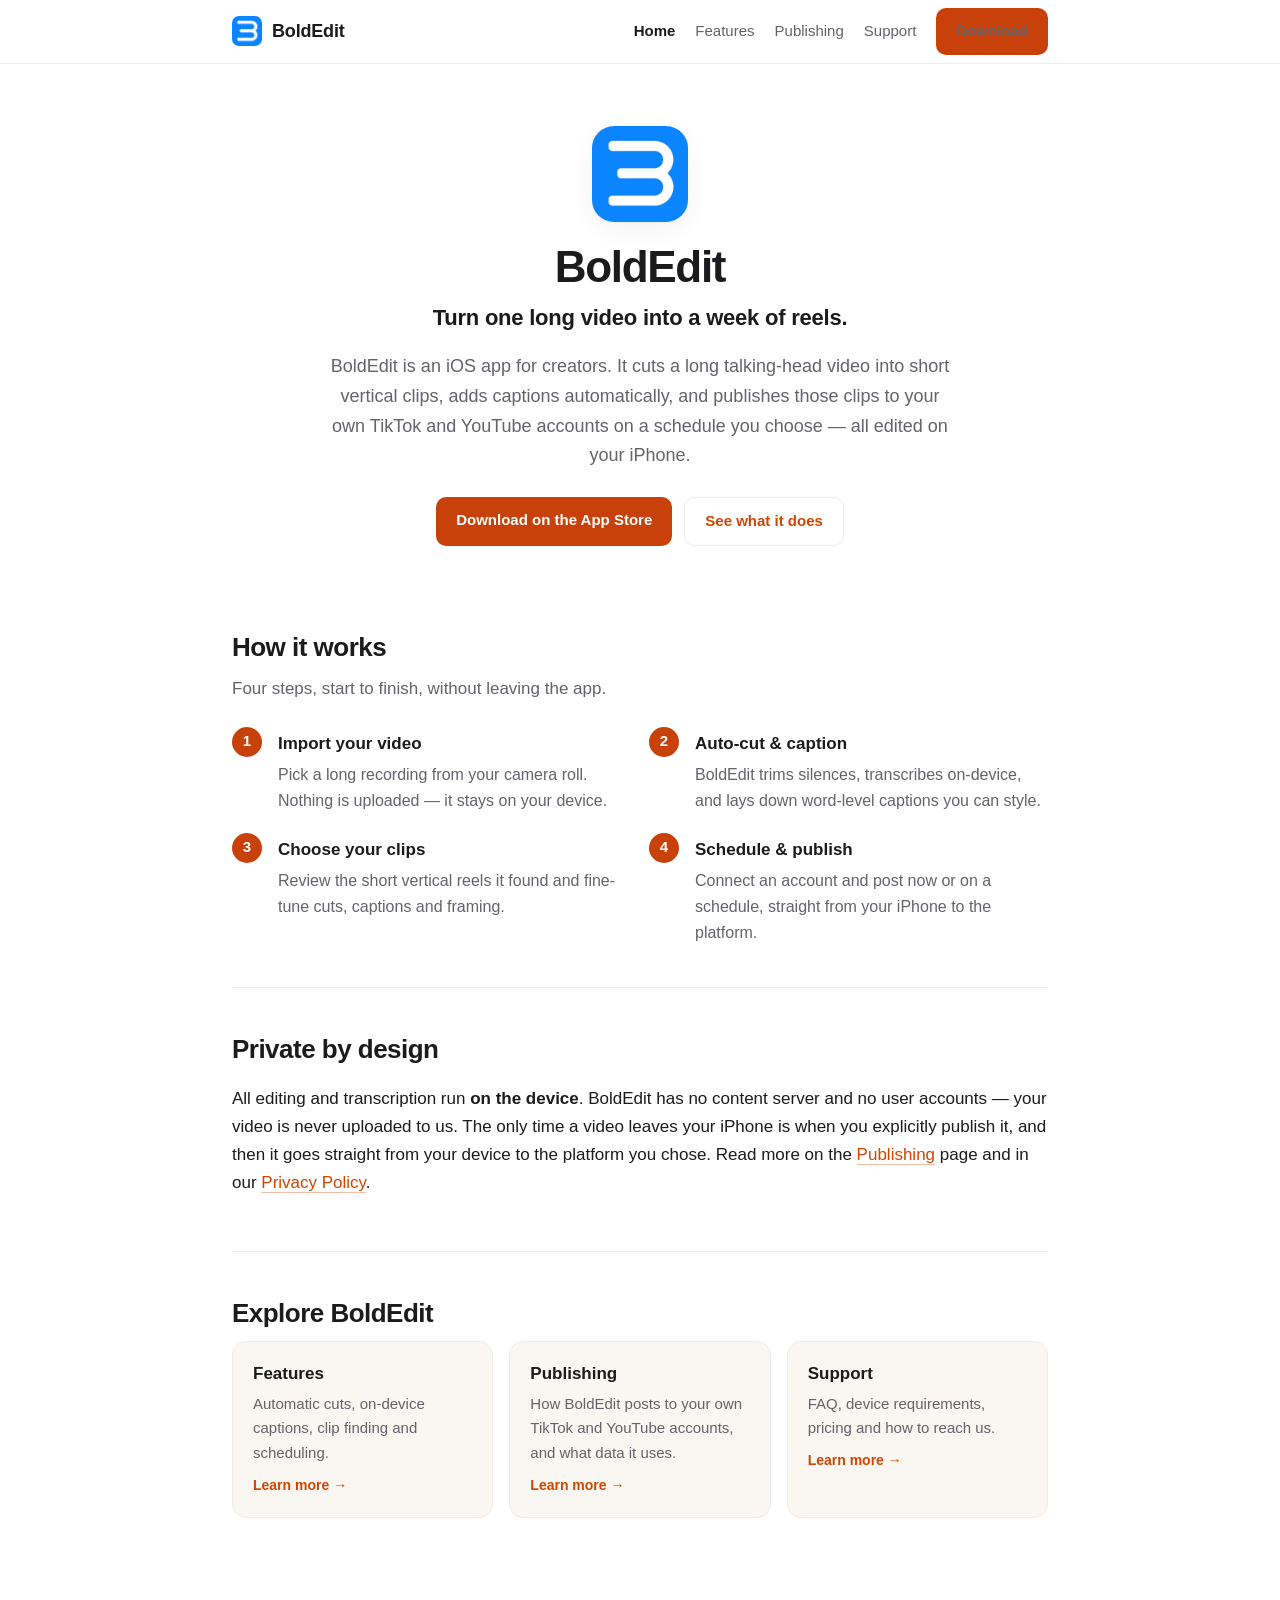
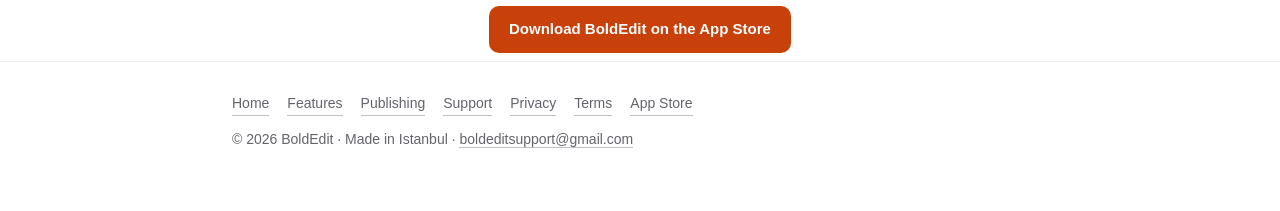
<file: index.html>
<!DOCTYPE html>
<html lang="en">

<head>
  <meta charset="utf-8">
  <meta name="viewport" content="width=device-width, initial-scale=1">
  <meta name="robots" content="index,follow">
  <meta name="description"
    content="BoldEdit turns one long video into a week of short, captioned vertical clips — edited entirely on your iPhone, then published to your own TikTok and YouTube accounts.">
  <title>BoldEdit</title>

  <link rel="icon" type="image/png" sizes="32x32" href="/icon-32.png">
  <link rel="icon" type="image/png" sizes="192x192" href="/icon-192.png">
  <link rel="shortcut icon" href="/icon-32.png">
  <link rel="apple-touch-icon" href="/icon-180.png">

  <meta name="application-name" content="BoldEdit">
  <meta property="og:type" content="website">
  <meta property="og:site_name" content="BoldEdit">
  <meta property="og:title" content="BoldEdit">
  <meta property="og:description"
    content="BoldEdit is an iOS app that turns one long video into short captioned vertical clips and publishes them to your own TikTok and YouTube accounts.">
  <meta property="og:image" content="/app-icon-1024.png">
  <meta property="og:url" content="https://boldedit.xyz/">

  <!-- ▸ GOOGLE SEARCH CONSOLE DOĞRULAMASI — SİLMEYİN.
     OAuth branding doğrulaması bu alan adının sahibi olduğumuzu kanıtlamamızı istiyor.
     Etiket kaldırılırsa Search Console doğrulamayı DÜŞÜRÜR ve OAuth doğrulaması da geçersizleşir. -->
  <meta name="google-site-verification" content="UvRCSyEvQzBeuWscwfZqWqQXRtfhgGidJH0wQf6o5s0" />

  <link rel="stylesheet" href="/site.css">
</head>

<body>

  <header class="topbar">
    <div class="wrap">
      <a class="logo" href="/">
        <img src="/app-icon-1024.png" alt="BoldEdit app icon" width="30" height="30">
        BoldEdit
      </a>
      <nav>
        <a class="navlink active" href="/">Home</a>
        <a class="navlink" href="/features/">Features</a>
        <a class="navlink" href="/publishing/">Publishing</a>
        <a class="navlink" href="/support/">Support</a>
        <a class="btn" href="https://apps.apple.com/app/id6769207015">Download</a>
      </nav>
    </div>
  </header>

  <main class="wrap">

    <div class="hero">
      <img class="app-icon" src="/app-icon-1024.png" alt="BoldEdit app icon" width="96" height="96">
      <h1>BoldEdit</h1>
      <p class="tagline">Turn one long video into a week of reels.</p>
      <p class="lede">BoldEdit is an iOS app for creators. It cuts a long talking-head video into short vertical
        clips, adds captions automatically, and publishes those clips to your own TikTok and YouTube accounts on a
        schedule you choose — all edited on your iPhone.</p>
      <div class="cta-row">
        <a class="btn" href="https://apps.apple.com/app/id6769207015">Download on the App Store</a>
        <a class="btn secondary" href="/features/">See what it does</a>
      </div>
    </div>

    <section>
      <h2>How it works</h2>
      <p class="section-lede">Four steps, start to finish, without leaving the app.</p>
      <ol class="steps">
        <li>
          <h3>Import your video</h3>
          <p>Pick a long recording from your camera roll. Nothing is uploaded — it stays on your device.</p>
        </li>
        <li>
          <h3>Auto-cut &amp; caption</h3>
          <p>BoldEdit trims silences, transcribes on-device, and lays down word-level captions you can style.</p>
        </li>
        <li>
          <h3>Choose your clips</h3>
          <p>Review the short vertical reels it found and fine-tune cuts, captions and framing.</p>
        </li>
        <li>
          <h3>Schedule &amp; publish</h3>
          <p>Connect an account and post now or on a schedule, straight from your iPhone to the platform.</p>
        </li>
      </ol>
    </section>

    <section>
      <h2>Private by design</h2>
      <p>All editing and transcription run <strong>on the device</strong>. BoldEdit has no content server and no user
        accounts — your video is never uploaded to us. The only time a video leaves your iPhone is when you explicitly
        publish it, and then it goes straight from your device to the platform you chose. Read more on the
        <a href="/publishing/">Publishing</a> page and in our <a href="/privacy/">Privacy Policy</a>.</p>
    </section>

    <section>
      <h2>Explore BoldEdit</h2>
      <div class="linkcards">
        <a class="linkcard" href="/features/">
          <h3>Features</h3>
          <p>Automatic cuts, on-device captions, clip finding and scheduling.</p>
          <span class="go">Learn more →</span>
        </a>
        <a class="linkcard" href="/publishing/">
          <h3>Publishing</h3>
          <p>How BoldEdit posts to your own TikTok and YouTube accounts, and what data it uses.</p>
          <span class="go">Learn more →</span>
        </a>
        <a class="linkcard" href="/support/">
          <h3>Support</h3>
          <p>FAQ, device requirements, pricing and how to reach us.</p>
          <span class="go">Learn more →</span>
        </a>
      </div>
    </section>

    <div class="cta-band">
      <a class="btn" href="https://apps.apple.com/app/id6769207015">Download BoldEdit on the App Store</a>
    </div>

  </main>

  <footer>
    <div class="wrap">
      <div class="row">
        <a href="/">Home</a>
        <a href="/features/">Features</a>
        <a href="/publishing/">Publishing</a>
        <a href="/support/">Support</a>
        <a href="/privacy/">Privacy</a>
        <a href="/terms/">Terms</a>
        <a href="https://apps.apple.com/app/id6769207015">App Store</a>
      </div>
      <div>© 2026 BoldEdit · Made in Istanbul · <a
          href="mailto:boldeditsupport@gmail.com">boldeditsupport@gmail.com</a></div>
    </div>
  </footer>

</body>

</html>
</file>
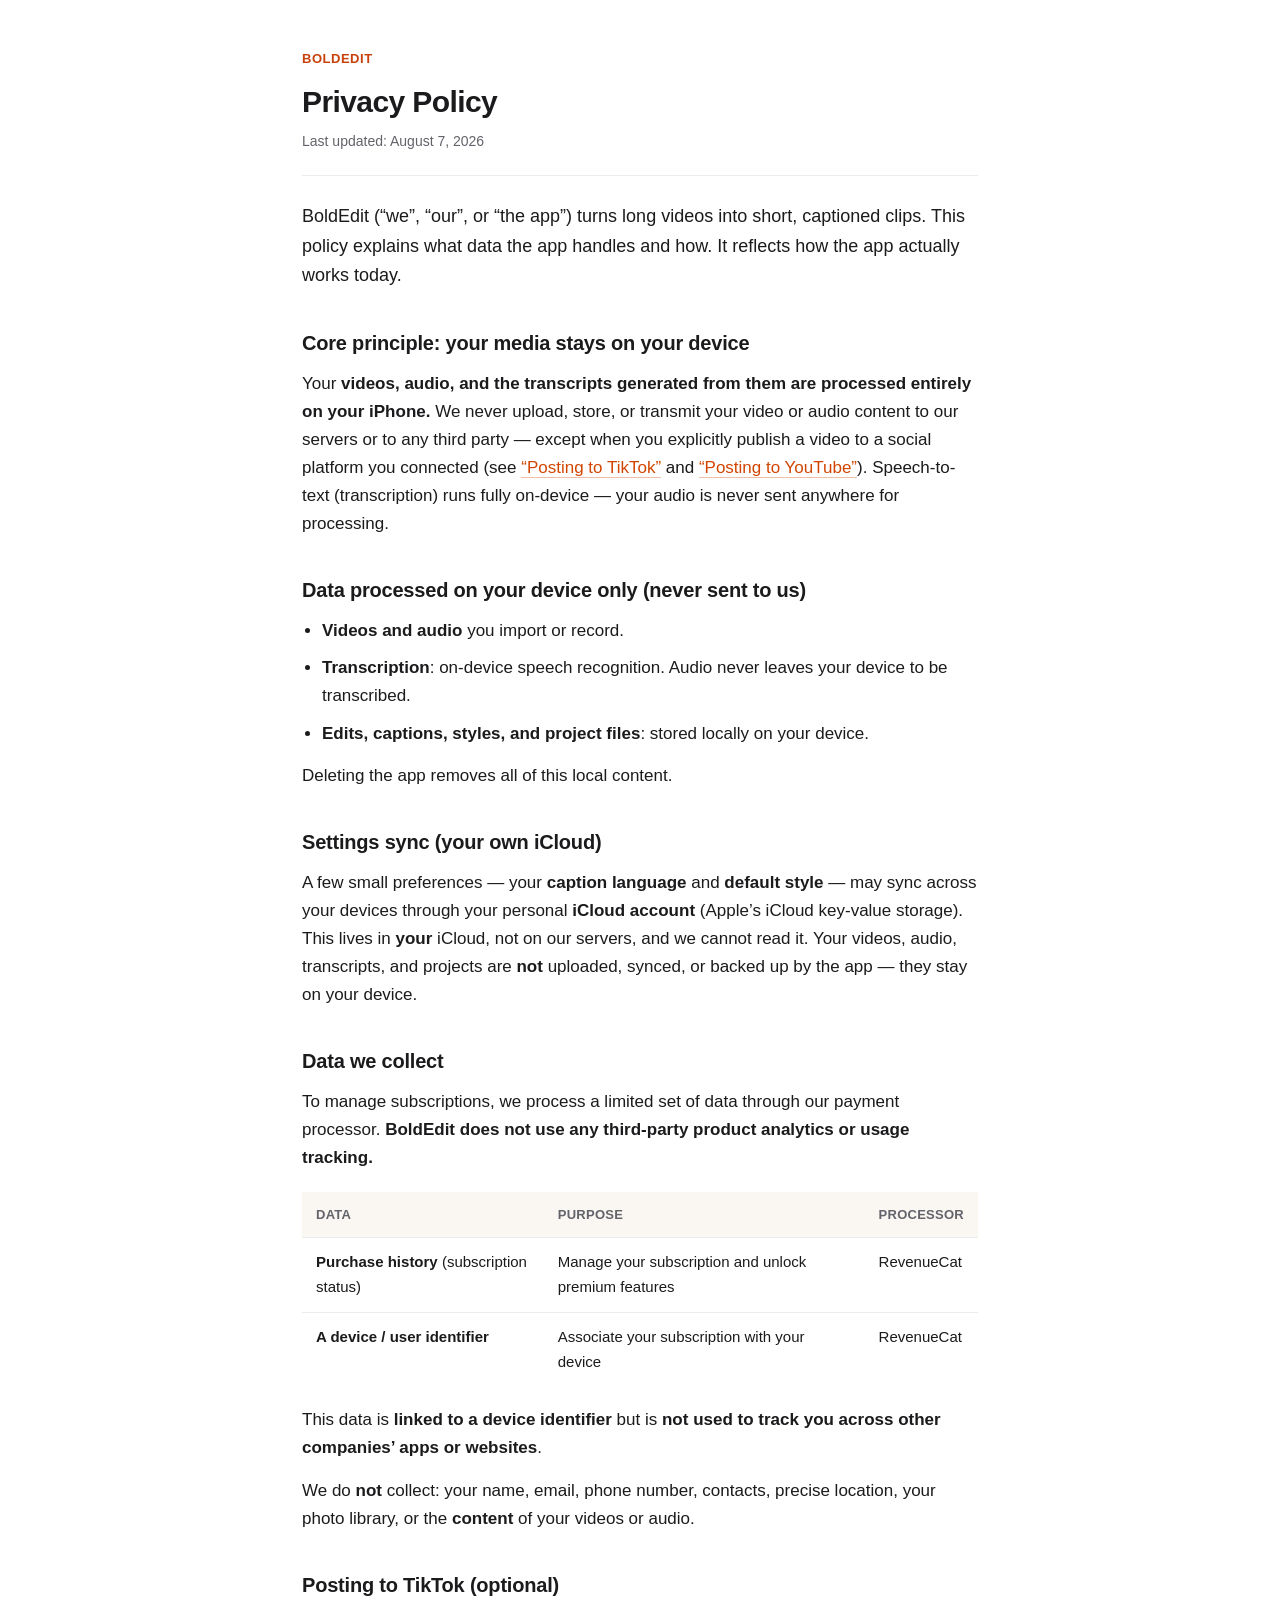
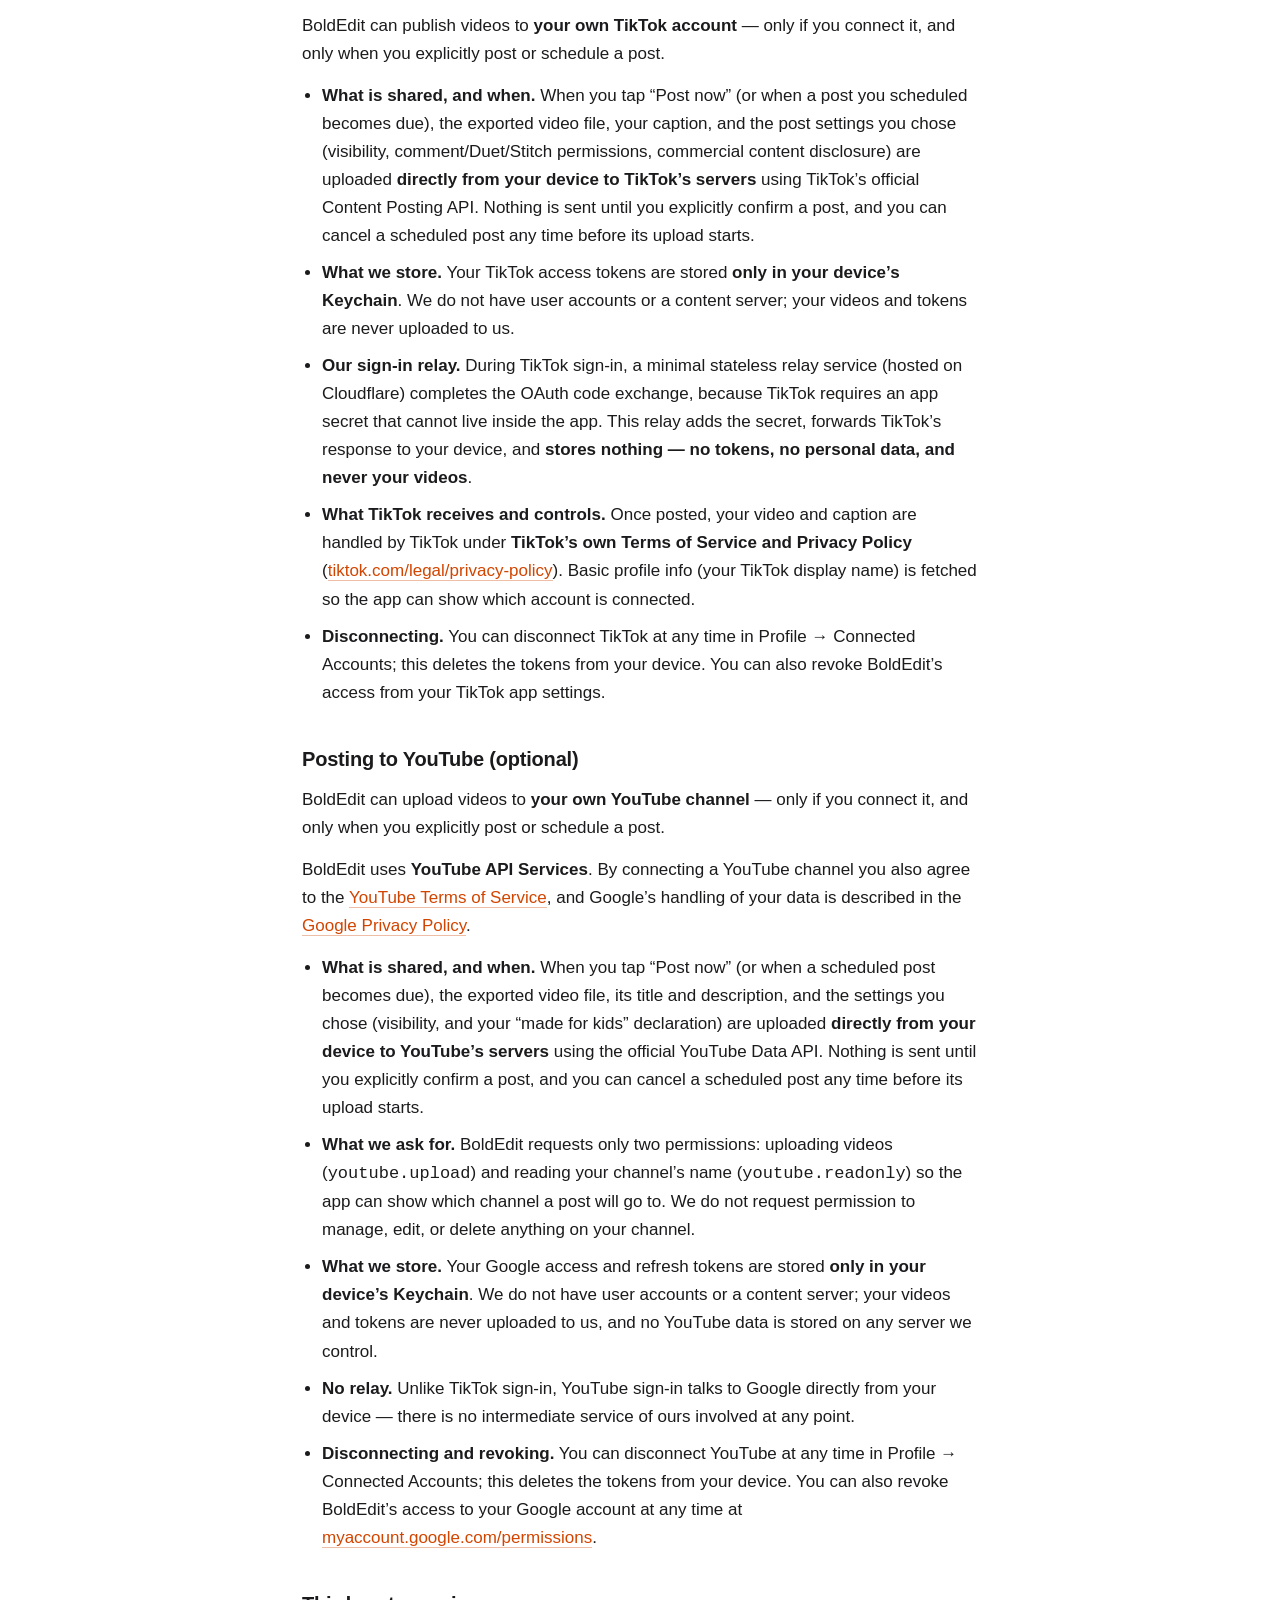
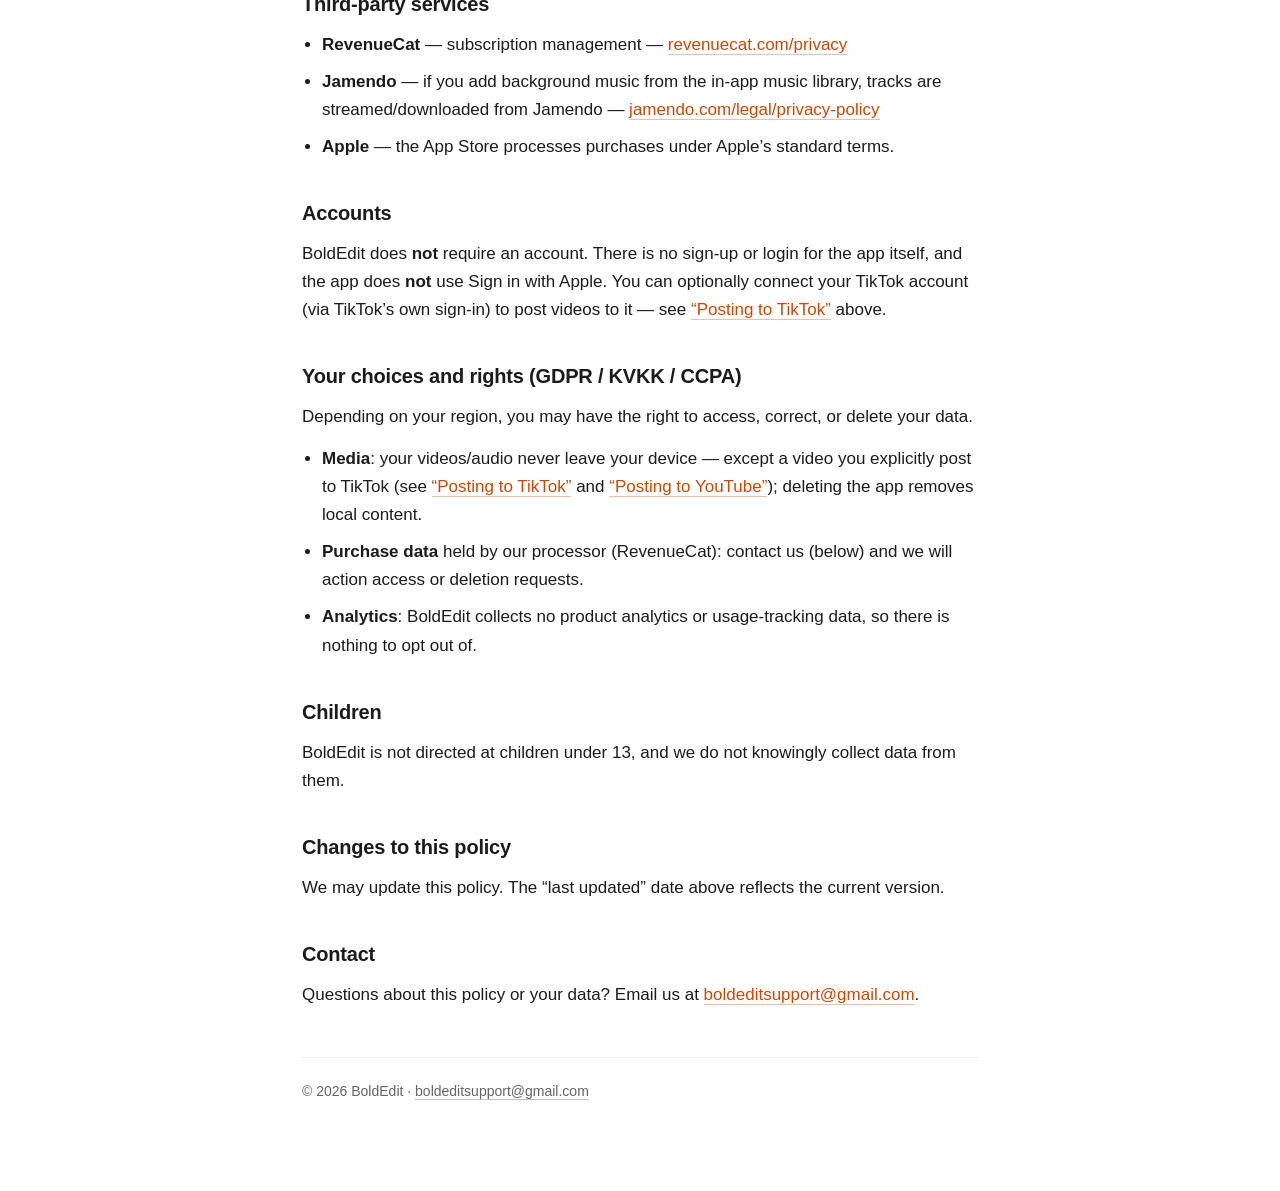
<file: boldedit-privacy/index.html>
<!DOCTYPE html>
<html lang="en">
<head>
<meta charset="utf-8">
<meta name="viewport" content="width=device-width, initial-scale=1">
<meta name="robots" content="index,follow">
<meta name="description" content="BoldEdit Privacy Policy — your videos are processed entirely on-device. No third-party analytics.">
<title>BoldEdit — Privacy Policy</title>
<style>
  :root{
    --bg:#ffffff; --text:#1b1b1d; --muted:#63636b;
    --accent:#c8410a; --accent-link:#d24500;
    --border:#ececef; --table-head:#faf6f2;
  }
  @media (prefers-color-scheme: dark){
    :root{
      --bg:#0d0d0f; --text:#ececed; --muted:#9a9aa2;
      --accent:#ff9142; --accent-link:#ff9a52;
      --border:#262629; --table-head:#1a1611;
    }
  }
  *{box-sizing:border-box}
  html{-webkit-text-size-adjust:100%}
  body{
    margin:0;
    background:var(--bg);
    color:var(--text);
    font-family:-apple-system,BlinkMacSystemFont,"Segoe UI",Roboto,Helvetica,Arial,sans-serif;
    font-size:17px;
    line-height:1.65;
    -webkit-font-smoothing:antialiased;
    text-rendering:optimizeLegibility;
  }
  .wrap{max-width:720px; margin:0 auto; padding:8px 22px 88px}
  header{padding:36px 0 22px; border-bottom:1px solid var(--border); margin-bottom:8px}
  .brand{
    display:inline-block;
    font-weight:800; letter-spacing:.04em; font-size:13px; text-transform:uppercase;
    color:var(--accent); margin-bottom:16px;
  }
  h1{font-size:30px; line-height:1.15; letter-spacing:-.02em; margin:0 0 10px}
  .updated{color:var(--muted); font-size:14px; margin:0}
  .lede{font-size:18px; margin:26px 0 6px}
  h2{font-size:20px; letter-spacing:-.01em; line-height:1.25; margin:40px 0 12px}
  p{margin:14px 0}
  ul{margin:14px 0; padding-left:20px}
  li{margin:9px 0}
  strong{font-weight:660}
  a{color:var(--accent-link); text-decoration:none; border-bottom:1px solid color-mix(in srgb, var(--accent-link) 35%, transparent)}
  a:hover{border-bottom-color:var(--accent-link)}
  .table-scroll{overflow-x:auto; -webkit-overflow-scrolling:touch; margin:20px 0}
  table{width:100%; border-collapse:collapse; font-size:15px; min-width:460px}
  th,td{text-align:left; padding:12px 14px; border-bottom:1px solid var(--border); vertical-align:top}
  th{background:var(--table-head); font-weight:700; font-size:13px; letter-spacing:.02em; text-transform:uppercase; color:var(--muted)}
  tr:last-child td{border-bottom:none}
  footer{margin-top:48px; padding-top:22px; border-top:1px solid var(--border); color:var(--muted); font-size:14px}
  footer a{color:var(--muted); border-bottom-color:color-mix(in srgb, var(--muted) 40%, transparent)}
</style>
</head>
<body>
<main class="wrap">
  <header>
    <span class="brand">BoldEdit</span>
    <h1>Privacy Policy</h1>
    <p class="updated">Last updated: August 7, 2026</p>
  </header>

  <p class="lede">BoldEdit (“we”, “our”, or “the app”) turns long videos into short, captioned clips. This policy explains what data the app handles and how. It reflects how the app actually works today.</p>

  <h2>Core principle: your media stays on your device</h2>
  <p>Your <strong>videos, audio, and the transcripts generated from them are processed entirely on your iPhone.</strong> We never upload, store, or transmit your video or audio content to our servers or to any third party — except when you explicitly publish a video to a social platform you connected (see <a href="#tiktok">“Posting to TikTok”</a> and <a href="#youtube">“Posting to YouTube”</a>). Speech-to-text (transcription) runs fully on-device — your audio is never sent anywhere for processing.</p>

  <h2>Data processed on your device only (never sent to us)</h2>
  <ul>
    <li><strong>Videos and audio</strong> you import or record.</li>
    <li><strong>Transcription</strong>: on-device speech recognition. Audio never leaves your device to be transcribed.</li>
    <li><strong>Edits, captions, styles, and project files</strong>: stored locally on your device.</li>
  </ul>
  <p>Deleting the app removes all of this local content.</p>

  <h2>Settings sync (your own iCloud)</h2>
  <p>A few small preferences — your <strong>caption language</strong> and <strong>default style</strong> — may sync across your devices through your personal <strong>iCloud account</strong> (Apple’s iCloud key-value storage). This lives in <strong>your</strong> iCloud, not on our servers, and we cannot read it. Your videos, audio, transcripts, and projects are <strong>not</strong> uploaded, synced, or backed up by the app — they stay on your device.</p>

  <h2>Data we collect</h2>
  <p>To manage subscriptions, we process a limited set of data through our payment processor. <strong>BoldEdit does not use any third-party product analytics or usage tracking.</strong></p>
  <div class="table-scroll">
    <table>
      <thead>
        <tr><th>Data</th><th>Purpose</th><th>Processor</th></tr>
      </thead>
      <tbody>
        <tr>
          <td><strong>Purchase history</strong> (subscription status)</td>
          <td>Manage your subscription and unlock premium features</td>
          <td>RevenueCat</td>
        </tr>
        <tr>
          <td><strong>A device / user identifier</strong></td>
          <td>Associate your subscription with your device</td>
          <td>RevenueCat</td>
        </tr>
      </tbody>
    </table>
  </div>
  <p>This data is <strong>linked to a device identifier</strong> but is <strong>not used to track you across other companies’ apps or websites</strong>.</p>
  <p>We do <strong>not</strong> collect: your name, email, phone number, contacts, precise location, your photo library, or the <strong>content</strong> of your videos or audio.</p>

  <h2 id="tiktok">Posting to TikTok (optional)</h2>
  <p>BoldEdit can publish videos to <strong>your own TikTok account</strong> — only if you connect it, and only when you explicitly post or schedule a post.</p>
  <ul>
    <li><strong>What is shared, and when.</strong> When you tap “Post now” (or when a post you scheduled becomes due), the exported video file, your caption, and the post settings you chose (visibility, comment/Duet/Stitch permissions, commercial content disclosure) are uploaded <strong>directly from your device to TikTok’s servers</strong> using TikTok’s official Content Posting API. Nothing is sent until you explicitly confirm a post, and you can cancel a scheduled post any time before its upload starts.</li>
    <li><strong>What we store.</strong> Your TikTok access tokens are stored <strong>only in your device’s Keychain</strong>. We do not have user accounts or a content server; your videos and tokens are never uploaded to us.</li>
    <li><strong>Our sign-in relay.</strong> During TikTok sign-in, a minimal stateless relay service (hosted on Cloudflare) completes the OAuth code exchange, because TikTok requires an app secret that cannot live inside the app. This relay adds the secret, forwards TikTok’s response to your device, and <strong>stores nothing — no tokens, no personal data, and never your videos</strong>.</li>
    <li><strong>What TikTok receives and controls.</strong> Once posted, your video and caption are handled by TikTok under <strong>TikTok’s own Terms of Service and Privacy Policy</strong> (<a href="https://www.tiktok.com/legal/privacy-policy" target="_blank" rel="noopener noreferrer">tiktok.com/legal/privacy-policy</a>). Basic profile info (your TikTok display name) is fetched so the app can show which account is connected.</li>
    <li><strong>Disconnecting.</strong> You can disconnect TikTok at any time in Profile → Connected Accounts; this deletes the tokens from your device. You can also revoke BoldEdit’s access from your TikTok app settings.</li>
  </ul>

  <h2 id="youtube">Posting to YouTube (optional)</h2>
  <p>BoldEdit can upload videos to <strong>your own YouTube channel</strong> — only if you connect it, and only when you explicitly post or schedule a post.</p>
  <p>BoldEdit uses <strong>YouTube API Services</strong>. By connecting a YouTube channel you also agree to the <a href="https://www.youtube.com/t/terms">YouTube Terms of Service</a>, and Google’s handling of your data is described in the <a href="http://www.google.com/policies/privacy">Google Privacy Policy</a>.</p>
  <ul>
    <li><strong>What is shared, and when.</strong> When you tap “Post now” (or when a scheduled post becomes due), the exported video file, its title and description, and the settings you chose (visibility, and your “made for kids” declaration) are uploaded <strong>directly from your device to YouTube’s servers</strong> using the official YouTube Data API. Nothing is sent until you explicitly confirm a post, and you can cancel a scheduled post any time before its upload starts.</li>
    <li><strong>What we ask for.</strong> BoldEdit requests only two permissions: uploading videos (<code>youtube.upload</code>) and reading your channel’s name (<code>youtube.readonly</code>) so the app can show which channel a post will go to. We do not request permission to manage, edit, or delete anything on your channel.</li>
    <li><strong>What we store.</strong> Your Google access and refresh tokens are stored <strong>only in your device’s Keychain</strong>. We do not have user accounts or a content server; your videos and tokens are never uploaded to us, and no YouTube data is stored on any server we control.</li>
    <li><strong>No relay.</strong> Unlike TikTok sign-in, YouTube sign-in talks to Google directly from your device — there is no intermediate service of ours involved at any point.</li>
    <li><strong>Disconnecting and revoking.</strong> You can disconnect YouTube at any time in Profile → Connected Accounts; this deletes the tokens from your device. You can also revoke BoldEdit’s access to your Google account at any time at <a href="https://myaccount.google.com/permissions">myaccount.google.com/permissions</a>.</li>
  </ul>

  <h2>Third-party services</h2>
  <ul>
    <li><strong>RevenueCat</strong> — subscription management — <a href="https://www.revenuecat.com/privacy" target="_blank" rel="noopener noreferrer">revenuecat.com/privacy</a></li>
    <li><strong>Jamendo</strong> — if you add background music from the in-app music library, tracks are streamed/downloaded from Jamendo — <a href="https://www.jamendo.com/legal/privacy-policy" target="_blank" rel="noopener noreferrer">jamendo.com/legal/privacy-policy</a></li>
    <li><strong>Apple</strong> — the App Store processes purchases under Apple’s standard terms.</li>
  </ul>

  <h2>Accounts</h2>
  <p>BoldEdit does <strong>not</strong> require an account. There is no sign-up or login for the app itself, and the app does <strong>not</strong> use Sign in with Apple. You can optionally connect your TikTok account (via TikTok’s own sign-in) to post videos to it — see <a href="#tiktok">“Posting to TikTok”</a> above.</p>

  <h2>Your choices and rights (GDPR / KVKK / CCPA)</h2>
  <p>Depending on your region, you may have the right to access, correct, or delete your data.</p>
  <ul>
    <li><strong>Media</strong>: your videos/audio never leave your device — except a video you explicitly post to TikTok (see <a href="#tiktok">“Posting to TikTok”</a> and <a href="#youtube">“Posting to YouTube”</a>); deleting the app removes local content.</li>
    <li><strong>Purchase data</strong> held by our processor (RevenueCat): contact us (below) and we will action access or deletion requests.</li>
    <li><strong>Analytics</strong>: BoldEdit collects no product analytics or usage-tracking data, so there is nothing to opt out of.</li>
  </ul>

  <h2>Children</h2>
  <p>BoldEdit is not directed at children under 13, and we do not knowingly collect data from them.</p>

  <h2>Changes to this policy</h2>
  <p>We may update this policy. The “last updated” date above reflects the current version.</p>

  <h2>Contact</h2>
  <p>Questions about this policy or your data? Email us at <a href="mailto:boldeditsupport@gmail.com">boldeditsupport@gmail.com</a>.</p>

  <footer>
    © 2026 BoldEdit · <a href="mailto:boldeditsupport@gmail.com">boldeditsupport@gmail.com</a>
  </footer>
</main>
</body>
</html>
</file>
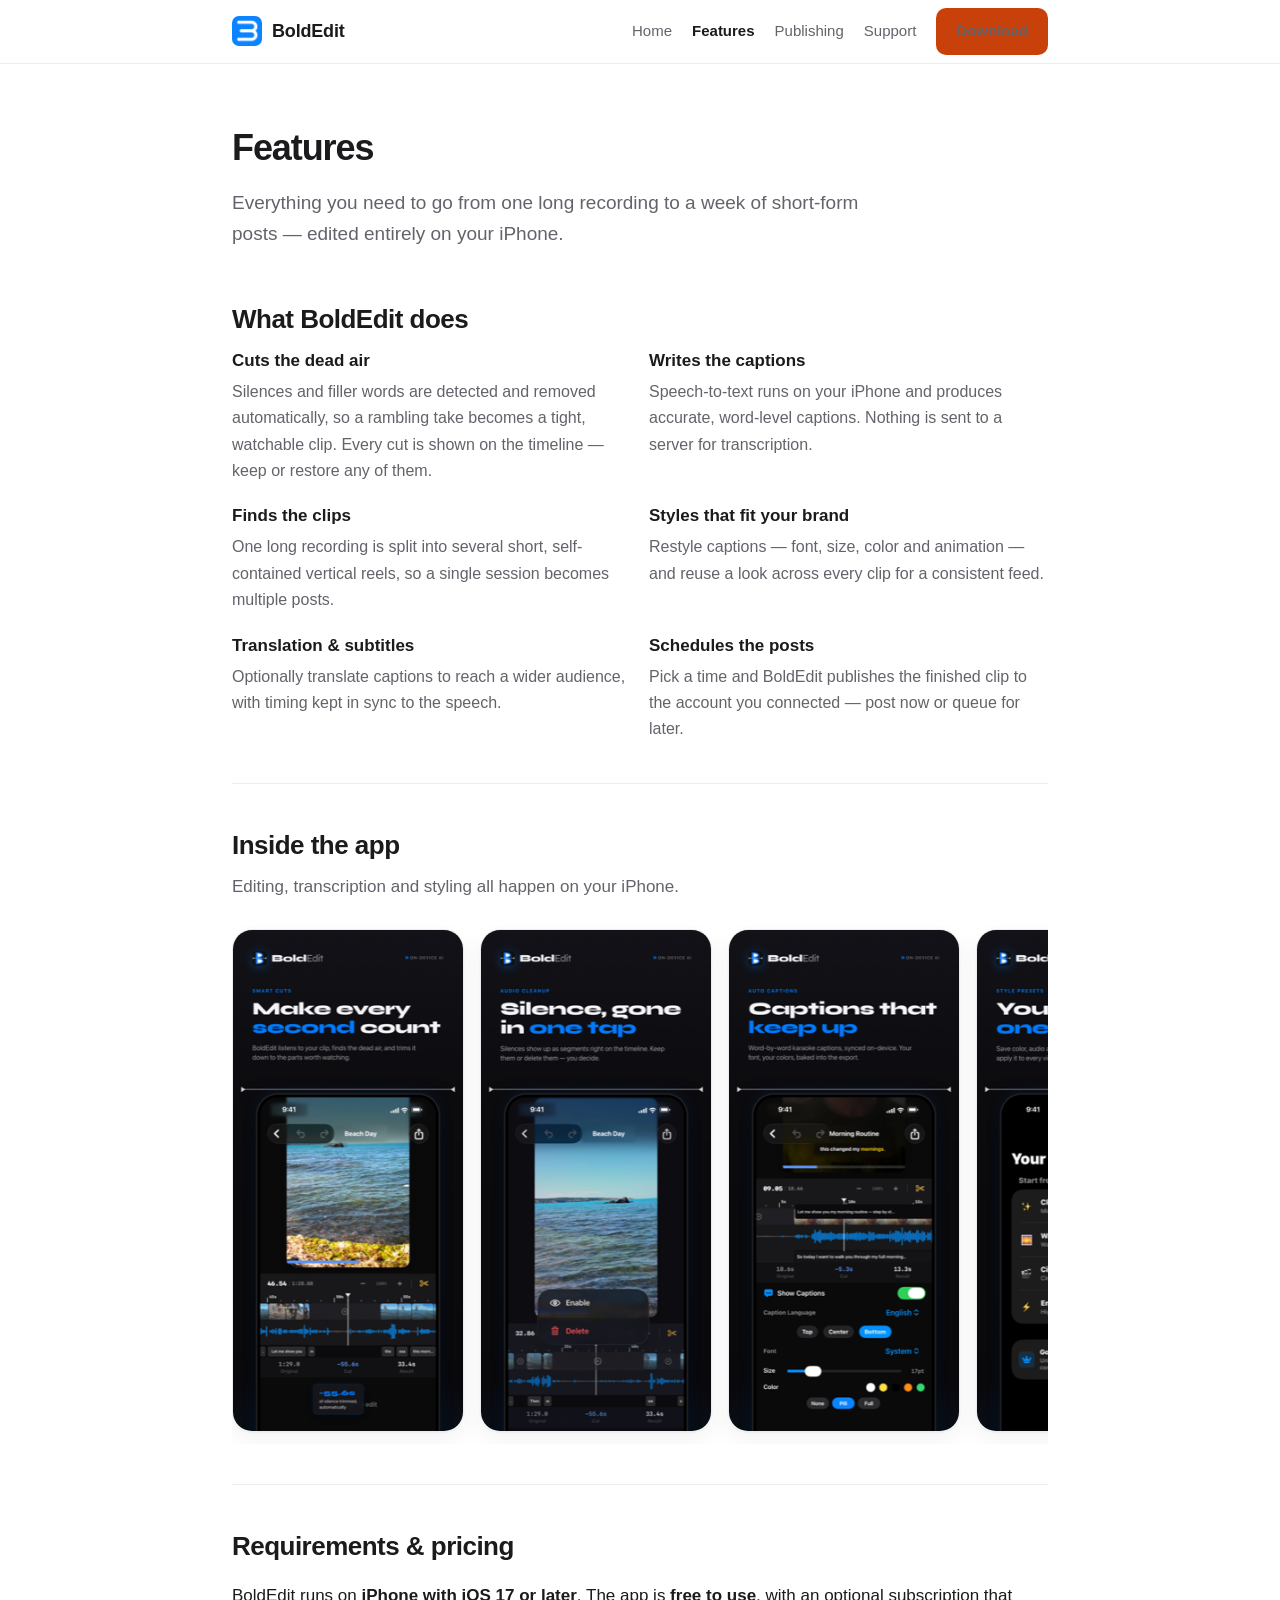
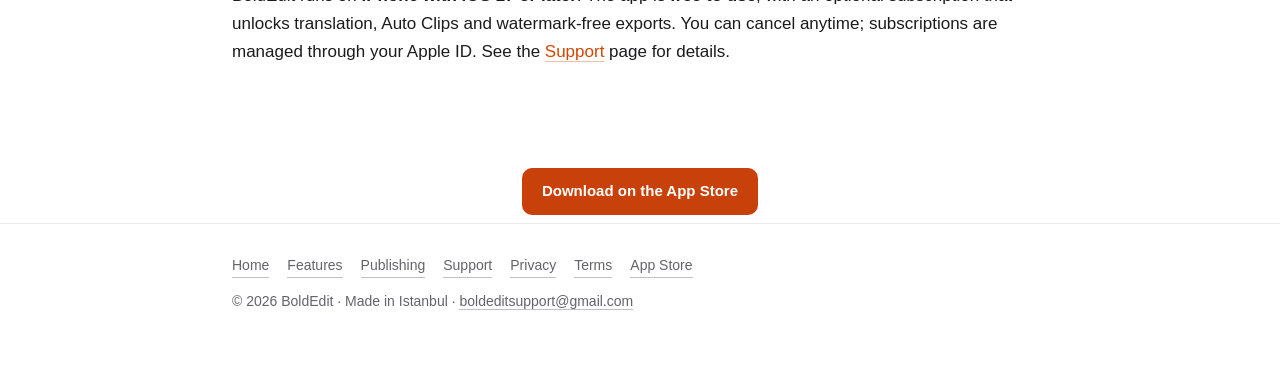
<file: features/index.html>
<!DOCTYPE html>
<html lang="en">

<head>
  <meta charset="utf-8">
  <meta name="viewport" content="width=device-width, initial-scale=1">
  <meta name="robots" content="index,follow">
  <meta name="description"
    content="What BoldEdit does: automatic silence and filler-word cuts, on-device word-level captions, clip finding, caption styles, and scheduled publishing — all on your iPhone.">
  <title>Features — BoldEdit</title>

  <link rel="icon" type="image/png" sizes="32x32" href="/icon-32.png">
  <link rel="icon" type="image/png" sizes="192x192" href="/icon-192.png">
  <link rel="shortcut icon" href="/icon-32.png">
  <link rel="apple-touch-icon" href="/icon-180.png">

  <meta property="og:type" content="website">
  <meta property="og:site_name" content="BoldEdit">
  <meta property="og:title" content="Features — BoldEdit">
  <meta property="og:url" content="https://boldedit.xyz/features/">

  <link rel="stylesheet" href="/site.css">
</head>

<body>

  <header class="topbar">
    <div class="wrap">
      <a class="logo" href="/">
        <img src="/app-icon-1024.png" alt="BoldEdit app icon" width="30" height="30">
        BoldEdit
      </a>
      <nav>
        <a class="navlink" href="/">Home</a>
        <a class="navlink active" href="/features/">Features</a>
        <a class="navlink" href="/publishing/">Publishing</a>
        <a class="navlink" href="/support/">Support</a>
        <a class="btn" href="https://apps.apple.com/app/id6769207015">Download</a>
      </nav>
    </div>
  </header>

  <main class="wrap">

    <div class="page-head">
      <h1>Features</h1>
      <p class="lede">Everything you need to go from one long recording to a week of short-form posts — edited entirely
        on your iPhone.</p>
    </div>

    <section>
      <h2>What BoldEdit does</h2>
      <div class="grid">
        <div class="feature">
          <h3>Cuts the dead air</h3>
          <p>Silences and filler words are detected and removed automatically, so a rambling take becomes a tight,
            watchable clip. Every cut is shown on the timeline — keep or restore any of them.</p>
        </div>
        <div class="feature">
          <h3>Writes the captions</h3>
          <p>Speech-to-text runs on your iPhone and produces accurate, word-level captions. Nothing is sent to a server
            for transcription.</p>
        </div>
        <div class="feature">
          <h3>Finds the clips</h3>
          <p>One long recording is split into several short, self-contained vertical reels, so a single session becomes
            multiple posts.</p>
        </div>
        <div class="feature">
          <h3>Styles that fit your brand</h3>
          <p>Restyle captions — font, size, color and animation — and reuse a look across every clip for a consistent
            feed.</p>
        </div>
        <div class="feature">
          <h3>Translation &amp; subtitles</h3>
          <p>Optionally translate captions to reach a wider audience, with timing kept in sync to the speech.</p>
        </div>
        <div class="feature">
          <h3>Schedules the posts</h3>
          <p>Pick a time and BoldEdit publishes the finished clip to the account you connected — post now or queue for
            later.</p>
        </div>
      </div>
    </section>

    <section>
      <h2>Inside the app</h2>
      <p class="section-lede">Editing, transcription and styling all happen on your iPhone.</p>
      <div class="shots">
        <img src="/shots/01-editor.png" alt="BoldEdit editor timeline" loading="lazy">
        <img src="/shots/03-cuts.png" alt="Automatic silence and filler-word cuts" loading="lazy">
        <img src="/shots/04-captions.png" alt="Word-level automatic captions" loading="lazy">
        <img src="/shots/05-styles.png" alt="Caption styles" loading="lazy">
      </div>
    </section>

    <section>
      <h2>Requirements &amp; pricing</h2>
      <p>BoldEdit runs on <strong>iPhone with iOS 17 or later</strong>. The app is <strong>free to use</strong>, with an
        optional subscription that unlocks translation, Auto Clips and watermark-free exports. You can cancel anytime;
        subscriptions are managed through your Apple ID. See the <a href="/support/">Support</a> page for details.</p>
    </section>

    <div class="cta-band">
      <a class="btn" href="https://apps.apple.com/app/id6769207015">Download on the App Store</a>
    </div>

  </main>

  <footer>
    <div class="wrap">
      <div class="row">
        <a href="/">Home</a>
        <a href="/features/">Features</a>
        <a href="/publishing/">Publishing</a>
        <a href="/support/">Support</a>
        <a href="/privacy/">Privacy</a>
        <a href="/terms/">Terms</a>
        <a href="https://apps.apple.com/app/id6769207015">App Store</a>
      </div>
      <div>© 2026 BoldEdit · Made in Istanbul · <a
          href="mailto:boldeditsupport@gmail.com">boldeditsupport@gmail.com</a></div>
    </div>
  </footer>

</body>

</html>
</file>
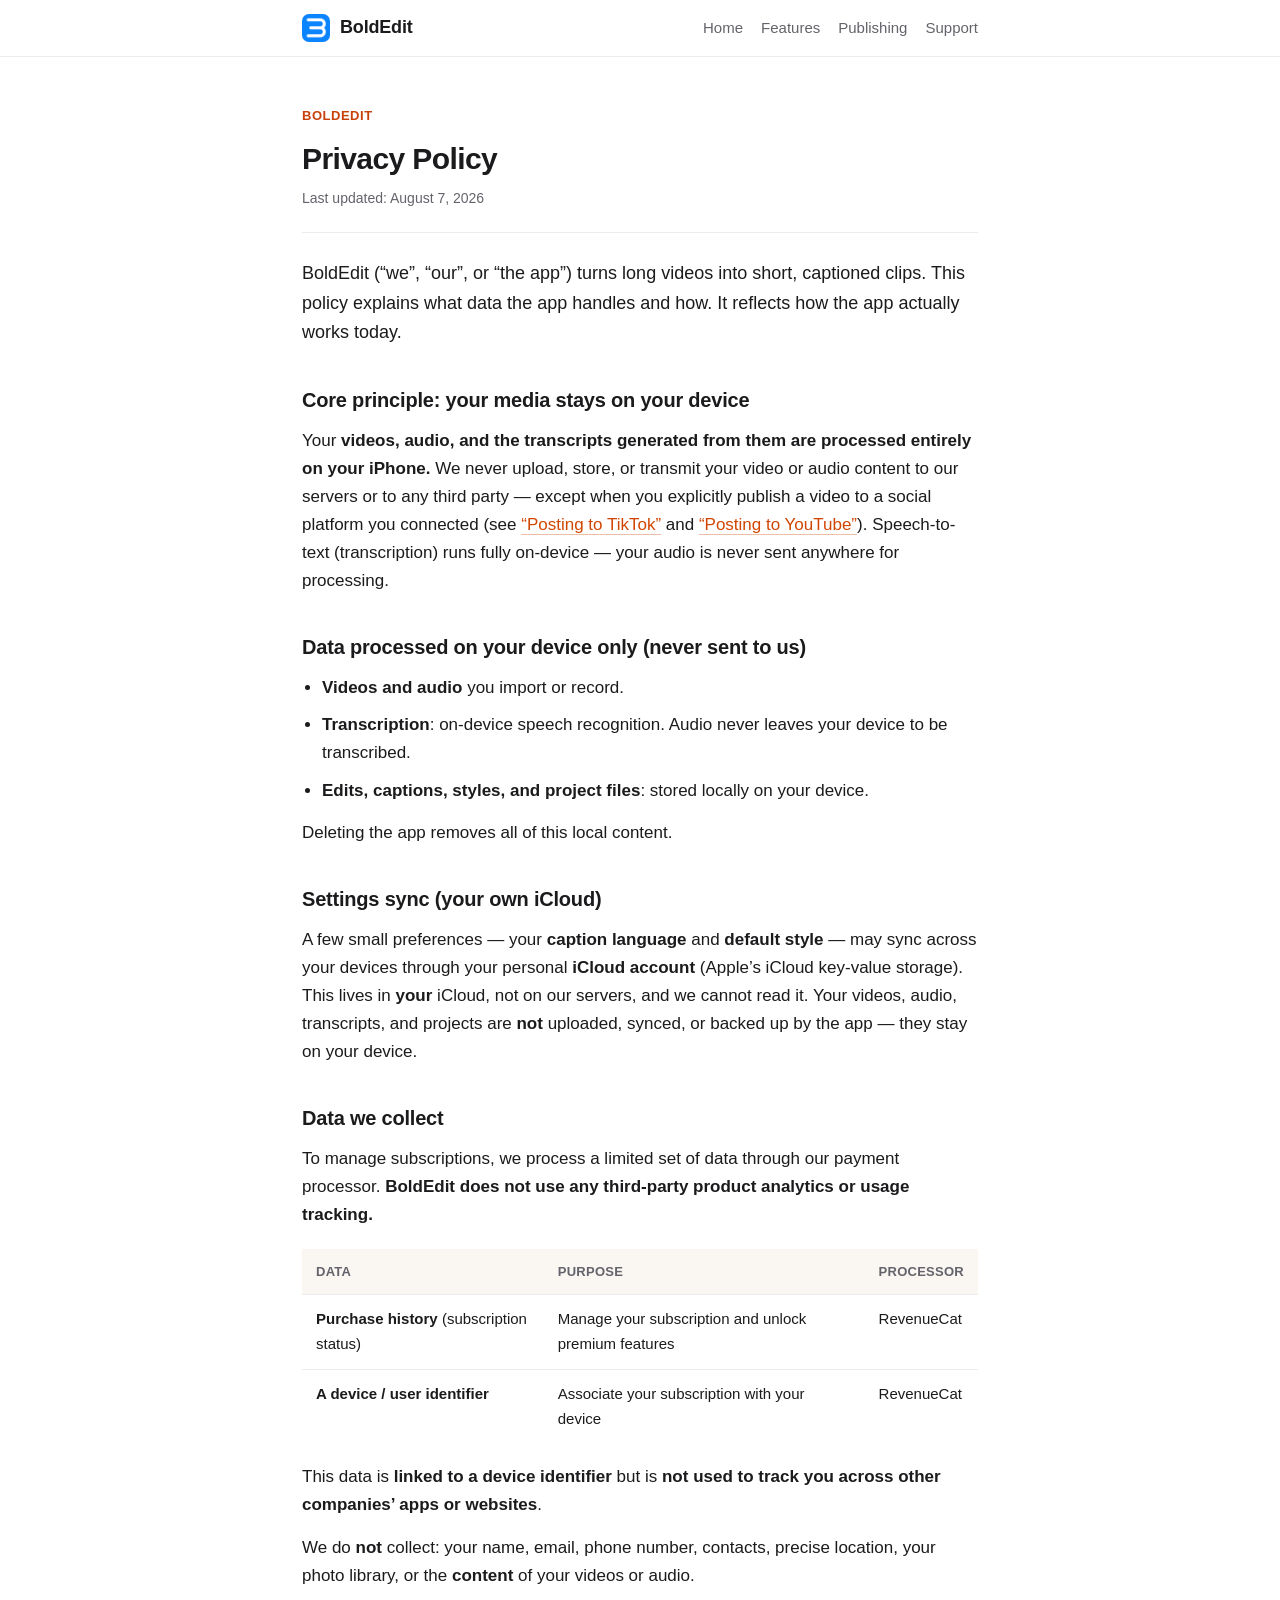
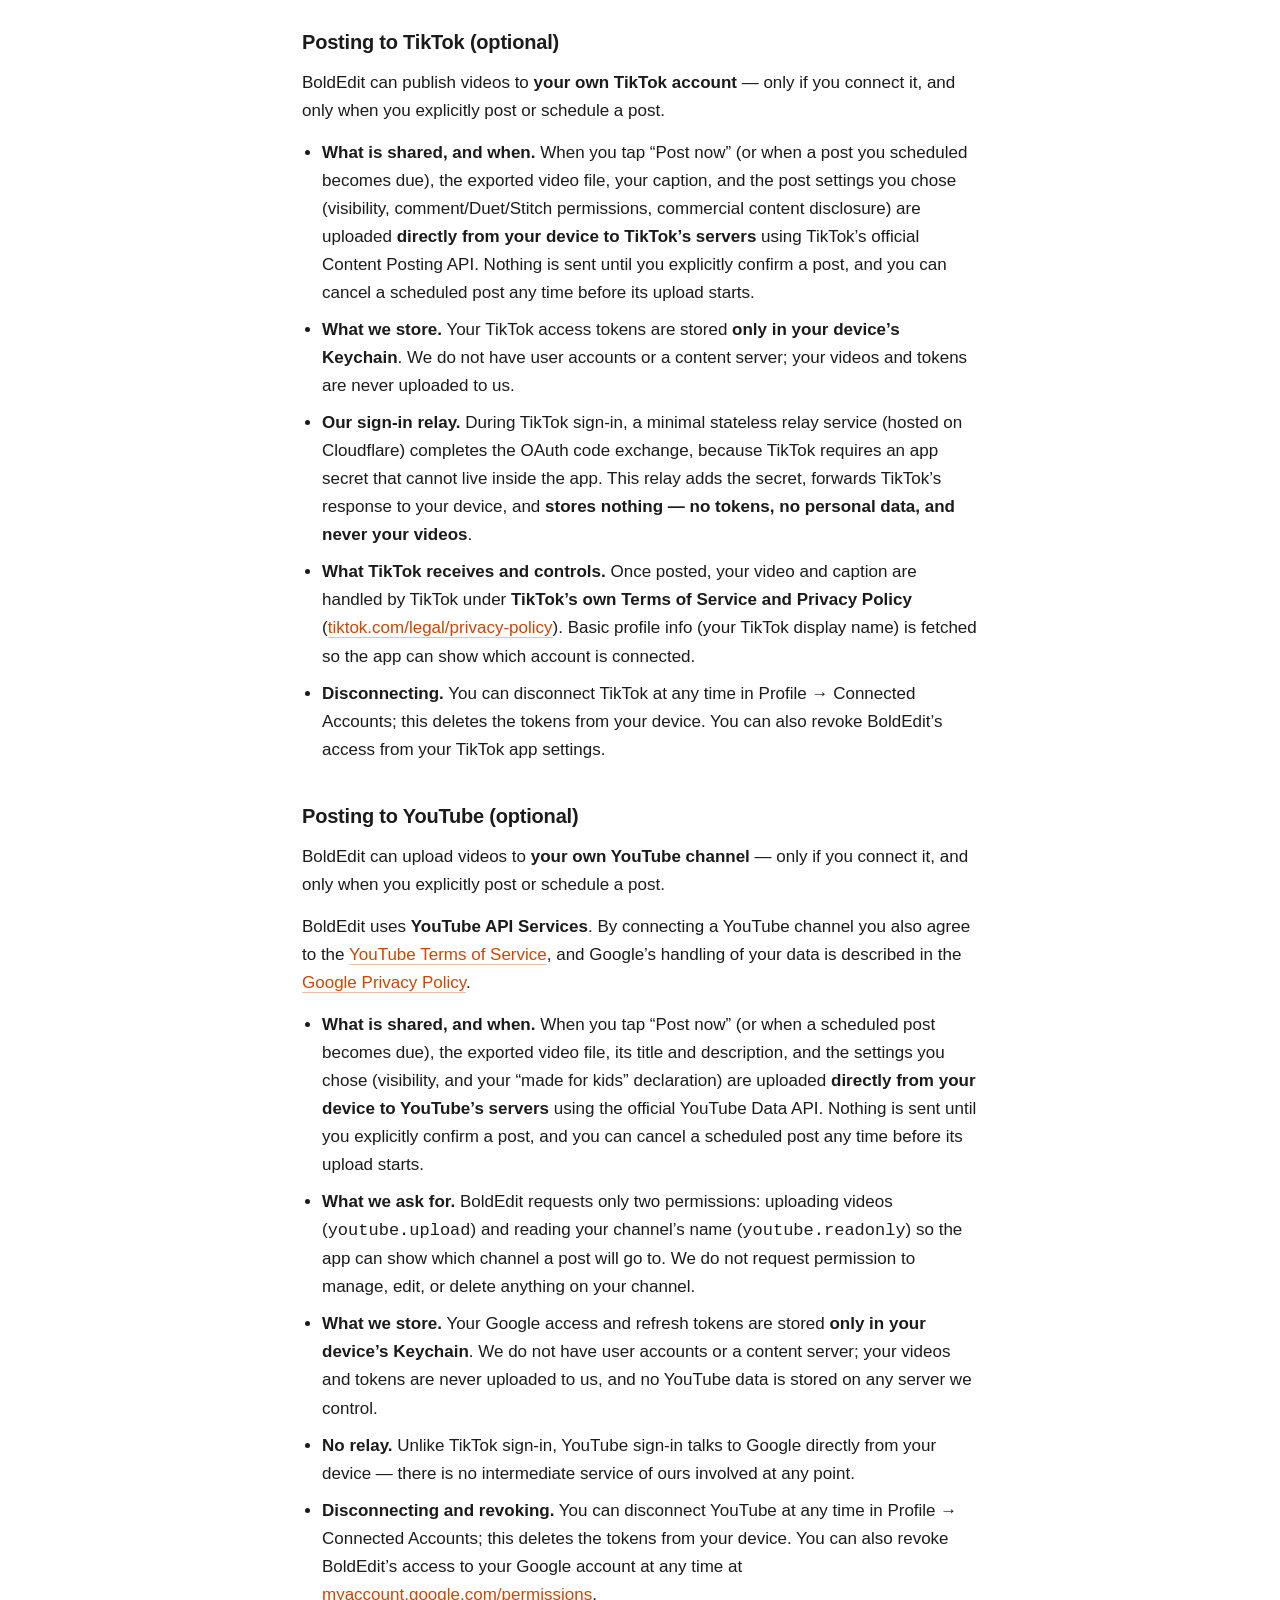
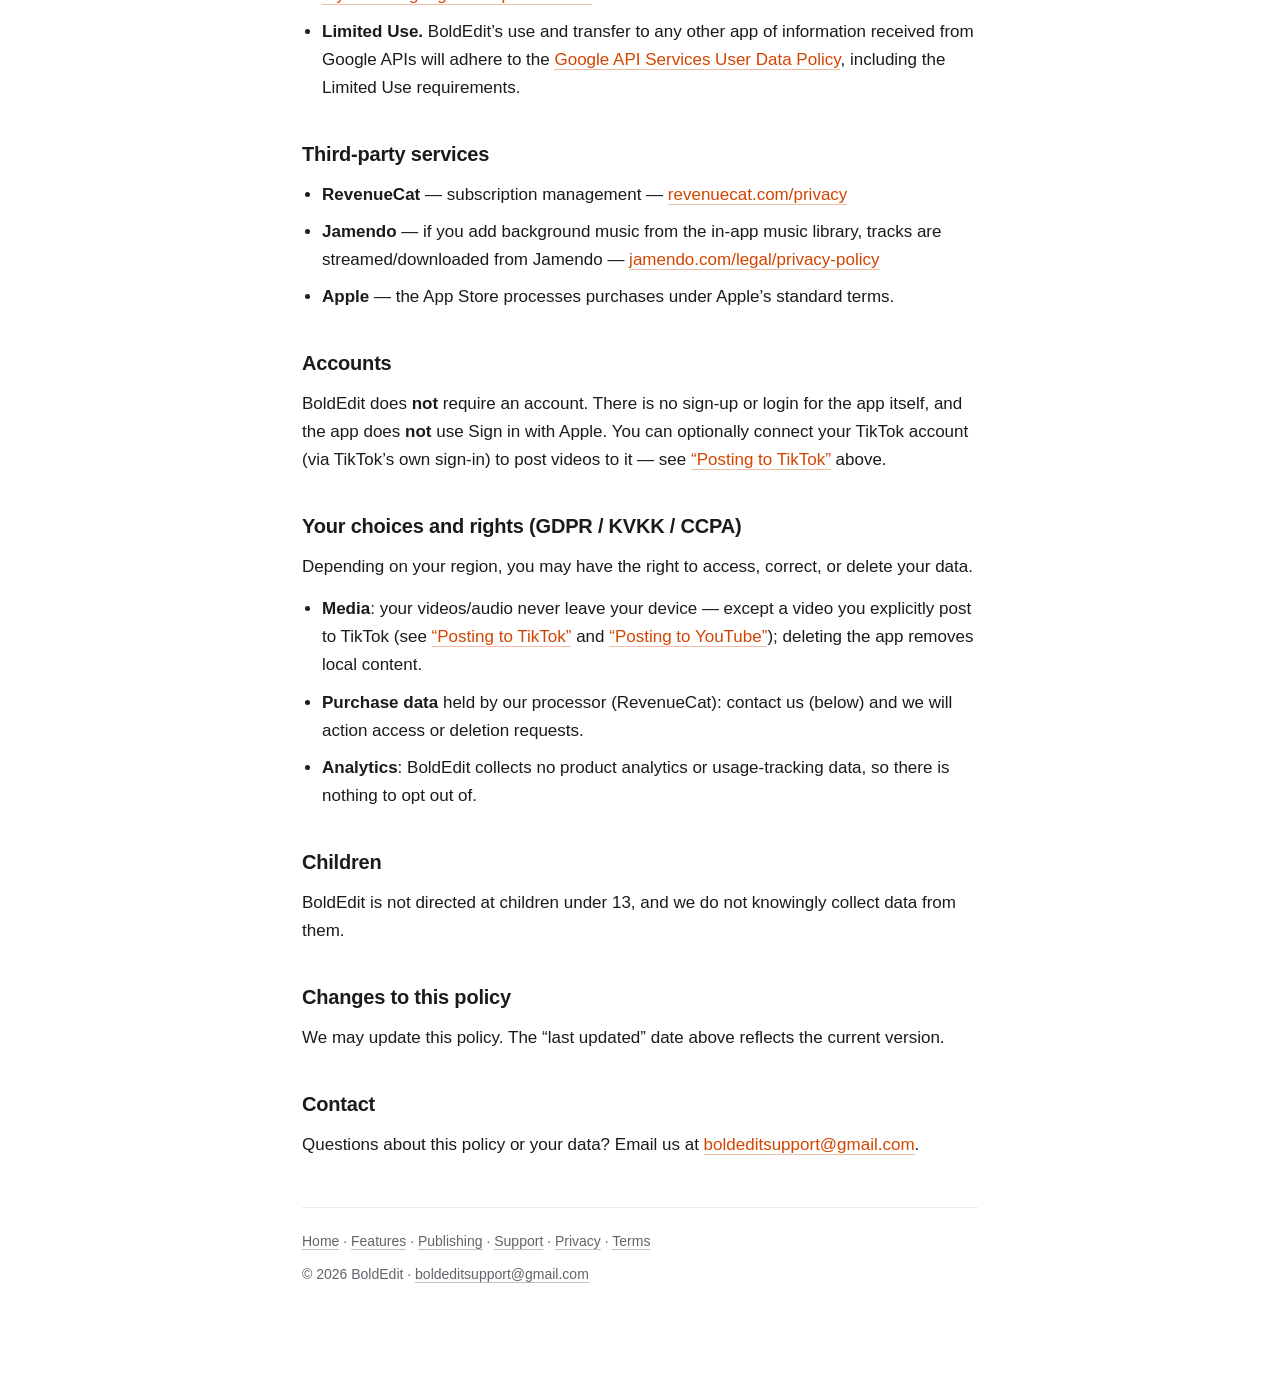
<file: privacy/index.html>
<!DOCTYPE html>
<html lang="en">
<head>
<meta charset="utf-8">
<meta name="viewport" content="width=device-width, initial-scale=1">
<meta name="robots" content="index,follow">
<meta name="description" content="BoldEdit Privacy Policy — your videos are processed entirely on-device. No third-party analytics.">
<title>BoldEdit — Privacy Policy</title>
<link rel="icon" type="image/png" sizes="32x32" href="/icon-32.png">
<link rel="icon" type="image/png" sizes="192x192" href="/icon-192.png">
<link rel="shortcut icon" href="/icon-32.png">
<link rel="apple-touch-icon" href="/icon-180.png">
<style>
  :root{
    --bg:#ffffff; --text:#1b1b1d; --muted:#63636b;
    --accent:#c8410a; --accent-link:#d24500;
    --border:#ececef; --table-head:#faf6f2;
  }
  @media (prefers-color-scheme: dark){
    :root{
      --bg:#0d0d0f; --text:#ececed; --muted:#9a9aa2;
      --accent:#ff9142; --accent-link:#ff9a52;
      --border:#262629; --table-head:#1a1611;
    }
  }
  *{box-sizing:border-box}
  html{-webkit-text-size-adjust:100%}
  body{
    margin:0;
    background:var(--bg);
    color:var(--text);
    font-family:-apple-system,BlinkMacSystemFont,"Segoe UI",Roboto,Helvetica,Arial,sans-serif;
    font-size:17px;
    line-height:1.65;
    -webkit-font-smoothing:antialiased;
    text-rendering:optimizeLegibility;
  }
  .wrap{max-width:720px; margin:0 auto; padding:8px 22px 88px}
  header{padding:36px 0 22px; border-bottom:1px solid var(--border); margin-bottom:8px}
  .brand{
    display:inline-block;
    font-weight:800; letter-spacing:.04em; font-size:13px; text-transform:uppercase;
    color:var(--accent); margin-bottom:16px;
  }
  h1{font-size:30px; line-height:1.15; letter-spacing:-.02em; margin:0 0 10px}
  .updated{color:var(--muted); font-size:14px; margin:0}
  .lede{font-size:18px; margin:26px 0 6px}
  h2{font-size:20px; letter-spacing:-.01em; line-height:1.25; margin:40px 0 12px}
  p{margin:14px 0}
  ul{margin:14px 0; padding-left:20px}
  li{margin:9px 0}
  strong{font-weight:660}
  a{color:var(--accent-link); text-decoration:none; border-bottom:1px solid color-mix(in srgb, var(--accent-link) 35%, transparent)}
  a:hover{border-bottom-color:var(--accent-link)}
  .table-scroll{overflow-x:auto; -webkit-overflow-scrolling:touch; margin:20px 0}
  table{width:100%; border-collapse:collapse; font-size:15px; min-width:460px}
  th,td{text-align:left; padding:12px 14px; border-bottom:1px solid var(--border); vertical-align:top}
  th{background:var(--table-head); font-weight:700; font-size:13px; letter-spacing:.02em; text-transform:uppercase; color:var(--muted)}
  tr:last-child td{border-bottom:none}
  footer{margin-top:48px; padding-top:22px; border-top:1px solid var(--border); color:var(--muted); font-size:14px}
  footer a{color:var(--muted); border-bottom-color:color-mix(in srgb, var(--muted) 40%, transparent)}
</style>
<style>
  .site-topbar{position:sticky;top:0;z-index:10;background:color-mix(in srgb,var(--bg) 88%,transparent);backdrop-filter:saturate(180%) blur(12px);-webkit-backdrop-filter:saturate(180%) blur(12px);border-bottom:1px solid var(--border)}
  .site-topbar a{border-bottom:0}
  .site-topbar .nav-inner{max-width:720px;margin:0 auto;padding:8px 22px;display:flex;align-items:center;gap:12px 18px;min-height:56px;flex-wrap:wrap}
  .site-topbar .logo{display:flex;align-items:center;gap:10px;font-weight:800;font-size:18px;letter-spacing:-.01em;color:var(--text)}
  .site-topbar .logo img{width:28px;height:28px;border-radius:7px;display:block}
  .site-topbar .links{margin-left:auto;display:flex;align-items:center;gap:18px}
  .site-topbar .links a{color:var(--muted);font-size:15px}
  .site-topbar .links a:hover{color:var(--text)}
</style>
</head>
<body>
<div class="site-topbar">
  <div class="nav-inner">
    <a class="logo" href="/"><img src="/app-icon-1024.png" alt="BoldEdit app icon" width="28" height="28">BoldEdit</a>
    <div class="links">
      <a href="/">Home</a>
      <a href="/features/">Features</a>
      <a href="/publishing/">Publishing</a>
      <a href="/support/">Support</a>
    </div>
  </div>
</div>
<main class="wrap">
  <header>
    <span class="brand">BoldEdit</span>
    <h1>Privacy Policy</h1>
    <p class="updated">Last updated: August 7, 2026</p>
  </header>

  <p class="lede">BoldEdit (“we”, “our”, or “the app”) turns long videos into short, captioned clips. This policy explains what data the app handles and how. It reflects how the app actually works today.</p>

  <h2>Core principle: your media stays on your device</h2>
  <p>Your <strong>videos, audio, and the transcripts generated from them are processed entirely on your iPhone.</strong> We never upload, store, or transmit your video or audio content to our servers or to any third party — except when you explicitly publish a video to a social platform you connected (see <a href="#tiktok">“Posting to TikTok”</a> and <a href="#youtube">“Posting to YouTube”</a>). Speech-to-text (transcription) runs fully on-device — your audio is never sent anywhere for processing.</p>

  <h2>Data processed on your device only (never sent to us)</h2>
  <ul>
    <li><strong>Videos and audio</strong> you import or record.</li>
    <li><strong>Transcription</strong>: on-device speech recognition. Audio never leaves your device to be transcribed.</li>
    <li><strong>Edits, captions, styles, and project files</strong>: stored locally on your device.</li>
  </ul>
  <p>Deleting the app removes all of this local content.</p>

  <h2>Settings sync (your own iCloud)</h2>
  <p>A few small preferences — your <strong>caption language</strong> and <strong>default style</strong> — may sync across your devices through your personal <strong>iCloud account</strong> (Apple’s iCloud key-value storage). This lives in <strong>your</strong> iCloud, not on our servers, and we cannot read it. Your videos, audio, transcripts, and projects are <strong>not</strong> uploaded, synced, or backed up by the app — they stay on your device.</p>

  <h2>Data we collect</h2>
  <p>To manage subscriptions, we process a limited set of data through our payment processor. <strong>BoldEdit does not use any third-party product analytics or usage tracking.</strong></p>
  <div class="table-scroll">
    <table>
      <thead>
        <tr><th>Data</th><th>Purpose</th><th>Processor</th></tr>
      </thead>
      <tbody>
        <tr>
          <td><strong>Purchase history</strong> (subscription status)</td>
          <td>Manage your subscription and unlock premium features</td>
          <td>RevenueCat</td>
        </tr>
        <tr>
          <td><strong>A device / user identifier</strong></td>
          <td>Associate your subscription with your device</td>
          <td>RevenueCat</td>
        </tr>
      </tbody>
    </table>
  </div>
  <p>This data is <strong>linked to a device identifier</strong> but is <strong>not used to track you across other companies’ apps or websites</strong>.</p>
  <p>We do <strong>not</strong> collect: your name, email, phone number, contacts, precise location, your photo library, or the <strong>content</strong> of your videos or audio.</p>

  <h2 id="tiktok">Posting to TikTok (optional)</h2>
  <p>BoldEdit can publish videos to <strong>your own TikTok account</strong> — only if you connect it, and only when you explicitly post or schedule a post.</p>
  <ul>
    <li><strong>What is shared, and when.</strong> When you tap “Post now” (or when a post you scheduled becomes due), the exported video file, your caption, and the post settings you chose (visibility, comment/Duet/Stitch permissions, commercial content disclosure) are uploaded <strong>directly from your device to TikTok’s servers</strong> using TikTok’s official Content Posting API. Nothing is sent until you explicitly confirm a post, and you can cancel a scheduled post any time before its upload starts.</li>
    <li><strong>What we store.</strong> Your TikTok access tokens are stored <strong>only in your device’s Keychain</strong>. We do not have user accounts or a content server; your videos and tokens are never uploaded to us.</li>
    <li><strong>Our sign-in relay.</strong> During TikTok sign-in, a minimal stateless relay service (hosted on Cloudflare) completes the OAuth code exchange, because TikTok requires an app secret that cannot live inside the app. This relay adds the secret, forwards TikTok’s response to your device, and <strong>stores nothing — no tokens, no personal data, and never your videos</strong>.</li>
    <li><strong>What TikTok receives and controls.</strong> Once posted, your video and caption are handled by TikTok under <strong>TikTok’s own Terms of Service and Privacy Policy</strong> (<a href="https://www.tiktok.com/legal/privacy-policy" target="_blank" rel="noopener noreferrer">tiktok.com/legal/privacy-policy</a>). Basic profile info (your TikTok display name) is fetched so the app can show which account is connected.</li>
    <li><strong>Disconnecting.</strong> You can disconnect TikTok at any time in Profile → Connected Accounts; this deletes the tokens from your device. You can also revoke BoldEdit’s access from your TikTok app settings.</li>
  </ul>

  <h2 id="youtube">Posting to YouTube (optional)</h2>
  <p>BoldEdit can upload videos to <strong>your own YouTube channel</strong> — only if you connect it, and only when you explicitly post or schedule a post.</p>
  <p>BoldEdit uses <strong>YouTube API Services</strong>. By connecting a YouTube channel you also agree to the <a href="https://www.youtube.com/t/terms">YouTube Terms of Service</a>, and Google’s handling of your data is described in the <a href="http://www.google.com/policies/privacy">Google Privacy Policy</a>.</p>
  <ul>
    <li><strong>What is shared, and when.</strong> When you tap “Post now” (or when a scheduled post becomes due), the exported video file, its title and description, and the settings you chose (visibility, and your “made for kids” declaration) are uploaded <strong>directly from your device to YouTube’s servers</strong> using the official YouTube Data API. Nothing is sent until you explicitly confirm a post, and you can cancel a scheduled post any time before its upload starts.</li>
    <li><strong>What we ask for.</strong> BoldEdit requests only two permissions: uploading videos (<code>youtube.upload</code>) and reading your channel’s name (<code>youtube.readonly</code>) so the app can show which channel a post will go to. We do not request permission to manage, edit, or delete anything on your channel.</li>
    <li><strong>What we store.</strong> Your Google access and refresh tokens are stored <strong>only in your device’s Keychain</strong>. We do not have user accounts or a content server; your videos and tokens are never uploaded to us, and no YouTube data is stored on any server we control.</li>
    <li><strong>No relay.</strong> Unlike TikTok sign-in, YouTube sign-in talks to Google directly from your device — there is no intermediate service of ours involved at any point.</li>
    <li><strong>Disconnecting and revoking.</strong> You can disconnect YouTube at any time in Profile → Connected Accounts; this deletes the tokens from your device. You can also revoke BoldEdit’s access to your Google account at any time at <a href="https://myaccount.google.com/permissions">myaccount.google.com/permissions</a>.</li>
    <li><strong>Limited Use.</strong> BoldEdit’s use and transfer to any other app of information received from Google APIs will adhere to the <a href="https://developers.google.com/terms/api-services-user-data-policy" target="_blank" rel="noopener noreferrer">Google API Services User Data Policy</a>, including the Limited Use requirements.</li>
  </ul>

  <h2>Third-party services</h2>
  <ul>
    <li><strong>RevenueCat</strong> — subscription management — <a href="https://www.revenuecat.com/privacy" target="_blank" rel="noopener noreferrer">revenuecat.com/privacy</a></li>
    <li><strong>Jamendo</strong> — if you add background music from the in-app music library, tracks are streamed/downloaded from Jamendo — <a href="https://www.jamendo.com/legal/privacy-policy" target="_blank" rel="noopener noreferrer">jamendo.com/legal/privacy-policy</a></li>
    <li><strong>Apple</strong> — the App Store processes purchases under Apple’s standard terms.</li>
  </ul>

  <h2>Accounts</h2>
  <p>BoldEdit does <strong>not</strong> require an account. There is no sign-up or login for the app itself, and the app does <strong>not</strong> use Sign in with Apple. You can optionally connect your TikTok account (via TikTok’s own sign-in) to post videos to it — see <a href="#tiktok">“Posting to TikTok”</a> above.</p>

  <h2>Your choices and rights (GDPR / KVKK / CCPA)</h2>
  <p>Depending on your region, you may have the right to access, correct, or delete your data.</p>
  <ul>
    <li><strong>Media</strong>: your videos/audio never leave your device — except a video you explicitly post to TikTok (see <a href="#tiktok">“Posting to TikTok”</a> and <a href="#youtube">“Posting to YouTube”</a>); deleting the app removes local content.</li>
    <li><strong>Purchase data</strong> held by our processor (RevenueCat): contact us (below) and we will action access or deletion requests.</li>
    <li><strong>Analytics</strong>: BoldEdit collects no product analytics or usage-tracking data, so there is nothing to opt out of.</li>
  </ul>

  <h2>Children</h2>
  <p>BoldEdit is not directed at children under 13, and we do not knowingly collect data from them.</p>

  <h2>Changes to this policy</h2>
  <p>We may update this policy. The “last updated” date above reflects the current version.</p>

  <h2>Contact</h2>
  <p>Questions about this policy or your data? Email us at <a href="mailto:boldeditsupport@gmail.com">boldeditsupport@gmail.com</a>.</p>

  <footer>
    <div style="margin-bottom:10px">
      <a href="/">Home</a> · <a href="/features/">Features</a> · <a href="/publishing/">Publishing</a> · <a href="/support/">Support</a> · <a href="/privacy/">Privacy</a> · <a href="/terms/">Terms</a>
    </div>
    © 2026 BoldEdit · <a href="mailto:boldeditsupport@gmail.com">boldeditsupport@gmail.com</a>
  </footer>
</main>
</body>
</html>
</file>
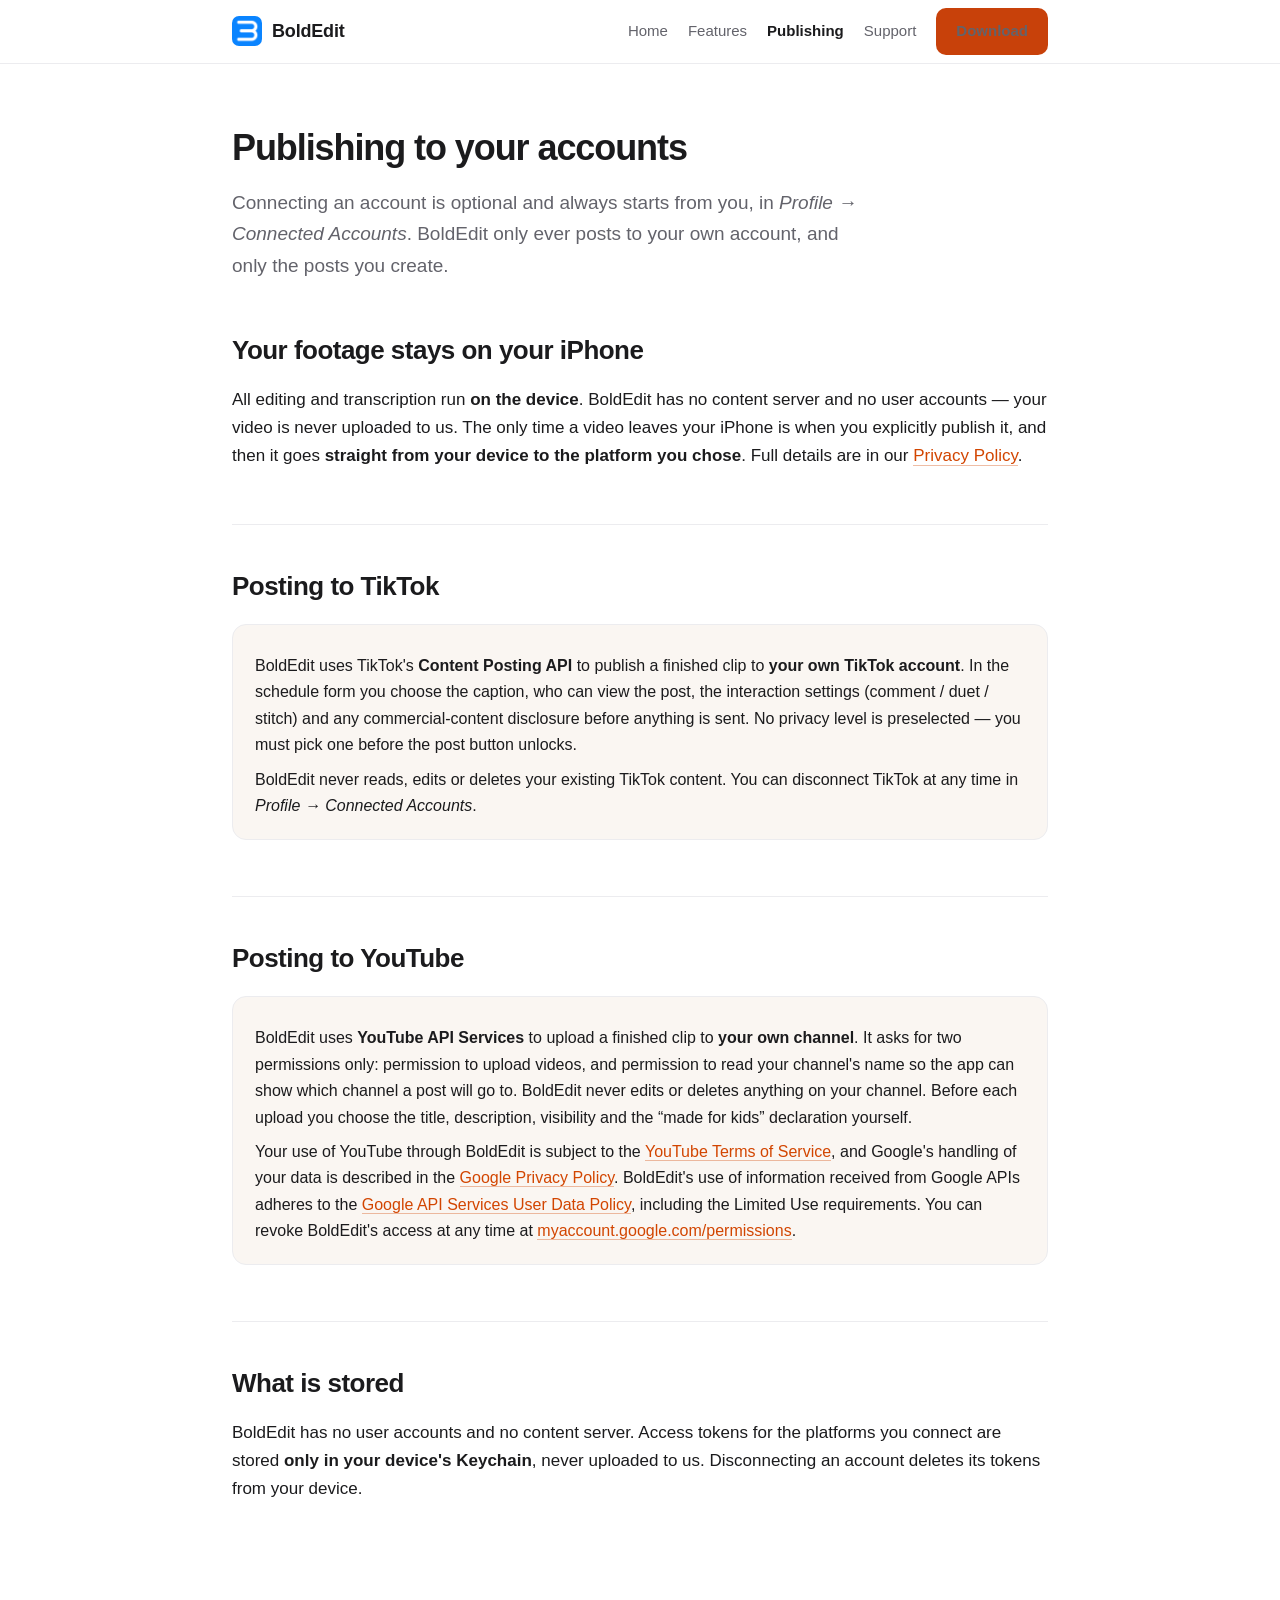
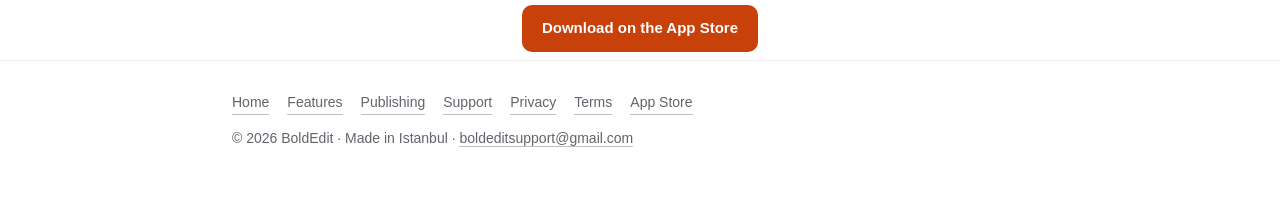
<file: publishing/index.html>
<!DOCTYPE html>
<html lang="en">

<head>
  <meta charset="utf-8">
  <meta name="viewport" content="width=device-width, initial-scale=1">
  <meta name="robots" content="index,follow">
  <meta name="description"
    content="How BoldEdit publishes clips to your own TikTok and YouTube accounts: what it asks for, what is shared and when, what is stored, and how to disconnect.">
  <title>Publishing — BoldEdit</title>

  <link rel="icon" type="image/png" sizes="32x32" href="/icon-32.png">
  <link rel="icon" type="image/png" sizes="192x192" href="/icon-192.png">
  <link rel="shortcut icon" href="/icon-32.png">
  <link rel="apple-touch-icon" href="/icon-180.png">

  <meta property="og:type" content="website">
  <meta property="og:site_name" content="BoldEdit">
  <meta property="og:title" content="Publishing — BoldEdit">
  <meta property="og:url" content="https://boldedit.xyz/publishing/">

  <link rel="stylesheet" href="/site.css">
</head>

<body>

  <header class="topbar">
    <div class="wrap">
      <a class="logo" href="/">
        <img src="/app-icon-1024.png" alt="BoldEdit app icon" width="30" height="30">
        BoldEdit
      </a>
      <nav>
        <a class="navlink" href="/">Home</a>
        <a class="navlink" href="/features/">Features</a>
        <a class="navlink active" href="/publishing/">Publishing</a>
        <a class="navlink" href="/support/">Support</a>
        <a class="btn" href="https://apps.apple.com/app/id6769207015">Download</a>
      </nav>
    </div>
  </header>

  <main class="wrap">

    <div class="page-head">
      <h1>Publishing to your accounts</h1>
      <p class="lede">Connecting an account is optional and always starts from you, in <em>Profile → Connected
          Accounts</em>. BoldEdit only ever posts to your own account, and only the posts you create.</p>
    </div>

    <section>
      <h2>Your footage stays on your iPhone</h2>
      <p>All editing and transcription run <strong>on the device</strong>. BoldEdit has no content server and no user
        accounts — your video is never uploaded to us. The only time a video leaves your iPhone is when you explicitly
        publish it, and then it goes <strong>straight from your device to the platform you chose</strong>. Full details
        are in our <a href="/privacy/">Privacy Policy</a>.</p>
    </section>

    <section>
      <h2>Posting to TikTok</h2>
      <div class="card">
        <p>BoldEdit uses TikTok's <strong>Content Posting API</strong> to publish a finished clip to <strong>your own
            TikTok account</strong>. In the schedule form you choose the caption, who can view the post, the interaction
          settings (comment / duet / stitch) and any commercial-content disclosure before anything is sent. No privacy
          level is preselected — you must pick one before the post button unlocks.</p>
        <p>BoldEdit never reads, edits or deletes your existing TikTok content. You can disconnect TikTok at any time in
          <em>Profile → Connected Accounts</em>.</p>
      </div>
    </section>

    <section>
      <h2>Posting to YouTube</h2>
      <div class="card">
        <p>BoldEdit uses <strong>YouTube API Services</strong> to upload a finished clip to <strong>your own
            channel</strong>. It asks for two permissions only: permission to upload videos, and permission to read your
          channel's name so the app can show which channel a post will go to. BoldEdit never edits or deletes anything
          on your channel. Before each upload you choose the title, description, visibility and the “made for kids”
          declaration yourself.</p>
        <p>Your use of YouTube through BoldEdit is subject to the
          <a href="https://www.youtube.com/t/terms">YouTube Terms of Service</a>, and Google's handling of your data is
          described in the <a href="https://policies.google.com/privacy">Google Privacy Policy</a>. BoldEdit's use of
          information received from Google APIs adheres to the
          <a href="https://developers.google.com/terms/api-services-user-data-policy">Google API Services User Data
            Policy</a>, including the Limited Use requirements. You can revoke BoldEdit's access at any time at
          <a href="https://myaccount.google.com/permissions">myaccount.google.com/permissions</a>.</p>
      </div>
    </section>

    <section>
      <h2>What is stored</h2>
      <p>BoldEdit has no user accounts and no content server. Access tokens for the platforms you connect are stored
        <strong>only in your device's Keychain</strong>, never uploaded to us. Disconnecting an account deletes its
        tokens from your device.</p>
    </section>

    <div class="cta-band">
      <a class="btn" href="https://apps.apple.com/app/id6769207015">Download on the App Store</a>
    </div>

  </main>

  <footer>
    <div class="wrap">
      <div class="row">
        <a href="/">Home</a>
        <a href="/features/">Features</a>
        <a href="/publishing/">Publishing</a>
        <a href="/support/">Support</a>
        <a href="/privacy/">Privacy</a>
        <a href="/terms/">Terms</a>
        <a href="https://apps.apple.com/app/id6769207015">App Store</a>
      </div>
      <div>© 2026 BoldEdit · Made in Istanbul · <a
          href="mailto:boldeditsupport@gmail.com">boldeditsupport@gmail.com</a></div>
    </div>
  </footer>

</body>

</html>
</file>
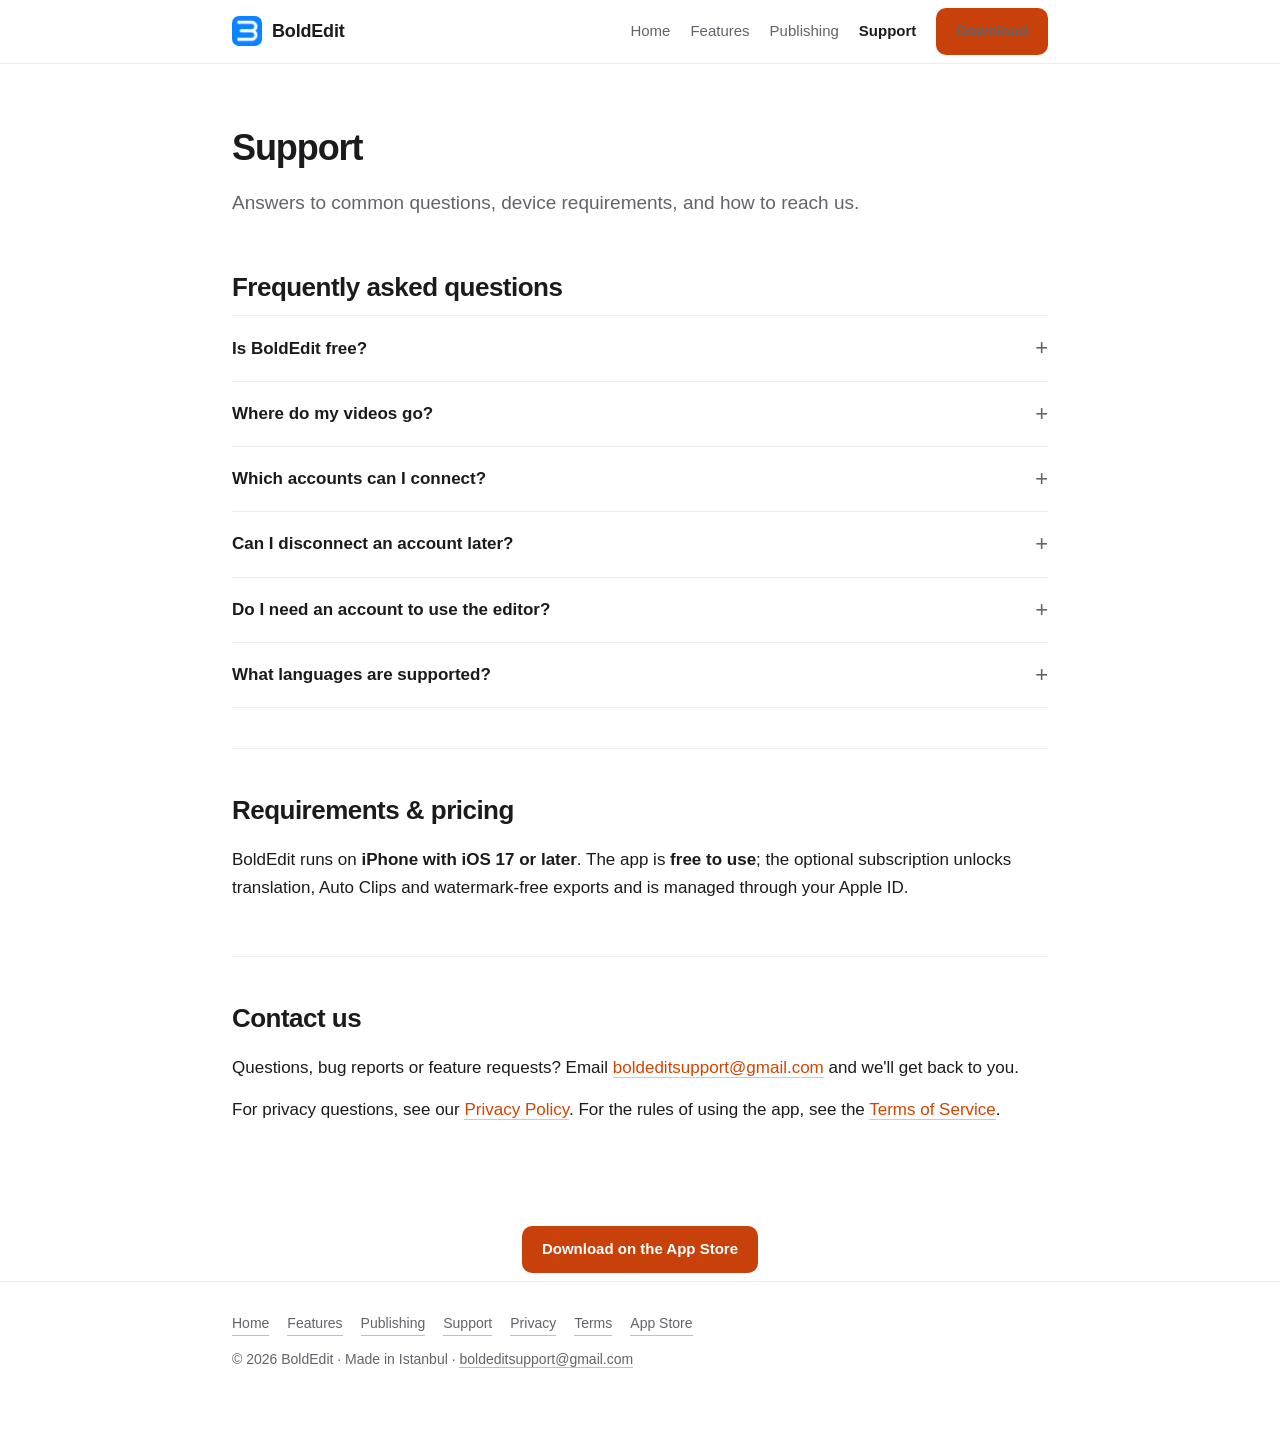
<file: support/index.html>
<!DOCTYPE html>
<html lang="en">

<head>
  <meta charset="utf-8">
  <meta name="viewport" content="width=device-width, initial-scale=1">
  <meta name="robots" content="index,follow">
  <meta name="description"
    content="BoldEdit support: frequently asked questions, device requirements, pricing, and how to contact us.">
  <title>Support — BoldEdit</title>

  <link rel="icon" type="image/png" sizes="32x32" href="/icon-32.png">
  <link rel="icon" type="image/png" sizes="192x192" href="/icon-192.png">
  <link rel="shortcut icon" href="/icon-32.png">
  <link rel="apple-touch-icon" href="/icon-180.png">

  <meta property="og:type" content="website">
  <meta property="og:site_name" content="BoldEdit">
  <meta property="og:title" content="Support — BoldEdit">
  <meta property="og:url" content="https://boldedit.xyz/support/">

  <link rel="stylesheet" href="/site.css">
</head>

<body>

  <header class="topbar">
    <div class="wrap">
      <a class="logo" href="/">
        <img src="/app-icon-1024.png" alt="BoldEdit app icon" width="30" height="30">
        BoldEdit
      </a>
      <nav>
        <a class="navlink" href="/">Home</a>
        <a class="navlink" href="/features/">Features</a>
        <a class="navlink" href="/publishing/">Publishing</a>
        <a class="navlink active" href="/support/">Support</a>
        <a class="btn" href="https://apps.apple.com/app/id6769207015">Download</a>
      </nav>
    </div>
  </header>

  <main class="wrap">

    <div class="page-head">
      <h1>Support</h1>
      <p class="lede">Answers to common questions, device requirements, and how to reach us.</p>
    </div>

    <section>
      <h2>Frequently asked questions</h2>

      <details>
        <summary>Is BoldEdit free?</summary>
        <p>Yes. The core editor, on-device transcription and captions are free. An optional subscription unlocks
          translation, Auto Clips and watermark-free exports. You can cancel anytime through your Apple ID.</p>
      </details>

      <details>
        <summary>Where do my videos go?</summary>
        <p>Nowhere but your device — until you publish. All cutting and transcription run locally on your iPhone.
          BoldEdit has no content server. When you publish, the clip goes directly from your phone to the platform you
          picked. See the <a href="/publishing/">Publishing</a> page.</p>
      </details>

      <details>
        <summary>Which accounts can I connect?</summary>
        <p>TikTok and YouTube. Connecting is optional and starts from <em>Profile → Connected Accounts</em>. BoldEdit
          only ever posts to <strong>your own</strong> account, and only the posts you create.</p>
      </details>

      <details>
        <summary>Can I disconnect an account later?</summary>
        <p>Yes, at any time from the same <em>Connected Accounts</em> screen. You can also revoke access from the
          platform directly — for YouTube at
          <a href="https://myaccount.google.com/permissions">myaccount.google.com/permissions</a>.</p>
      </details>

      <details>
        <summary>Do I need an account to use the editor?</summary>
        <p>No. BoldEdit has no sign-up. You can import, edit, caption and export without any account. Connecting TikTok
          or YouTube is only needed if you want to publish directly from the app.</p>
      </details>

      <details>
        <summary>What languages are supported?</summary>
        <p>On-device transcription supports many languages, and captions can optionally be translated. Accuracy varies
          by language and recording quality.</p>
      </details>
    </section>

    <section>
      <h2>Requirements &amp; pricing</h2>
      <p>BoldEdit runs on <strong>iPhone with iOS 17 or later</strong>. The app is <strong>free to use</strong>; the
        optional subscription unlocks translation, Auto Clips and watermark-free exports and is managed through your
        Apple ID.</p>
    </section>

    <section>
      <h2>Contact us</h2>
      <p>Questions, bug reports or feature requests? Email
        <a href="mailto:boldeditsupport@gmail.com">boldeditsupport@gmail.com</a> and we'll get back to you.</p>
      <p>For privacy questions, see our <a href="/privacy/">Privacy Policy</a>. For the rules of using the app, see the
        <a href="/terms/">Terms of Service</a>.</p>
    </section>

    <div class="cta-band">
      <a class="btn" href="https://apps.apple.com/app/id6769207015">Download on the App Store</a>
    </div>

  </main>

  <footer>
    <div class="wrap">
      <div class="row">
        <a href="/">Home</a>
        <a href="/features/">Features</a>
        <a href="/publishing/">Publishing</a>
        <a href="/support/">Support</a>
        <a href="/privacy/">Privacy</a>
        <a href="/terms/">Terms</a>
        <a href="https://apps.apple.com/app/id6769207015">App Store</a>
      </div>
      <div>© 2026 BoldEdit · Made in Istanbul · <a
          href="mailto:boldeditsupport@gmail.com">boldeditsupport@gmail.com</a></div>
    </div>
  </footer>

</body>

</html>
</file>
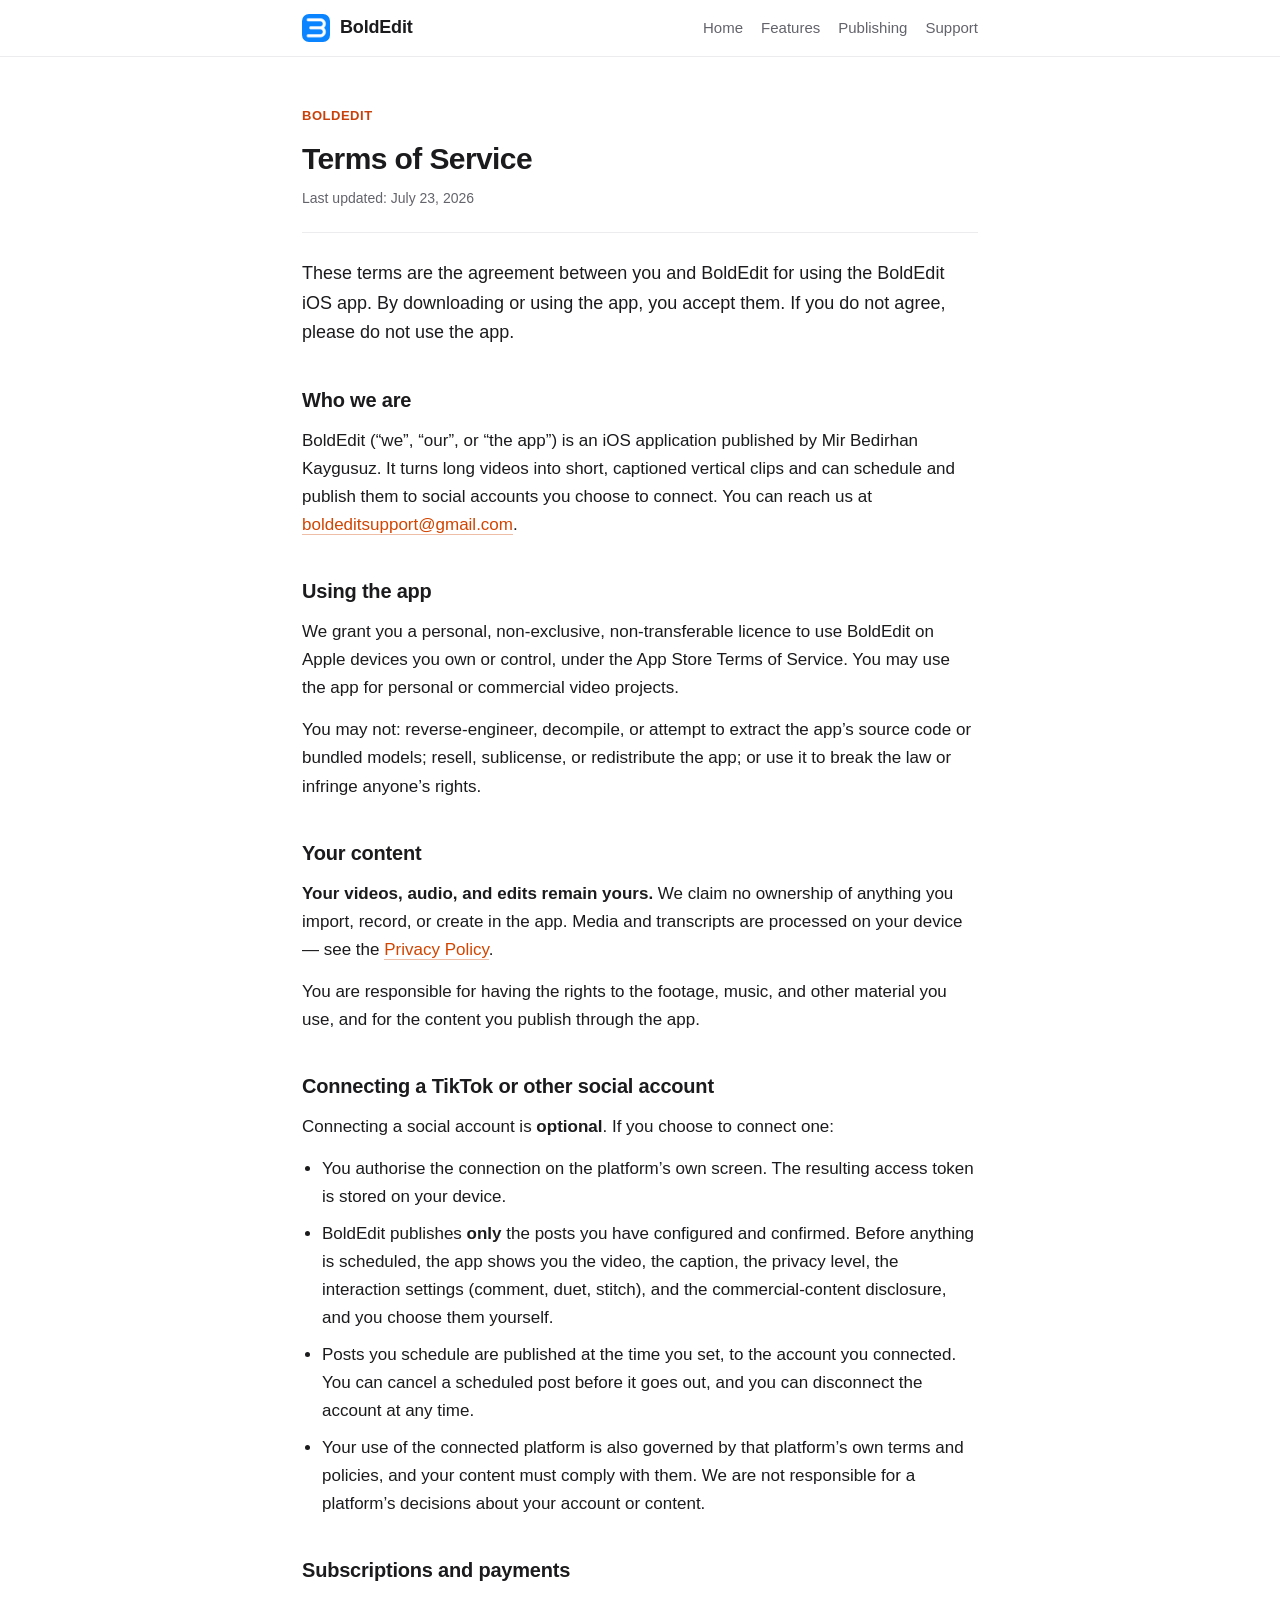
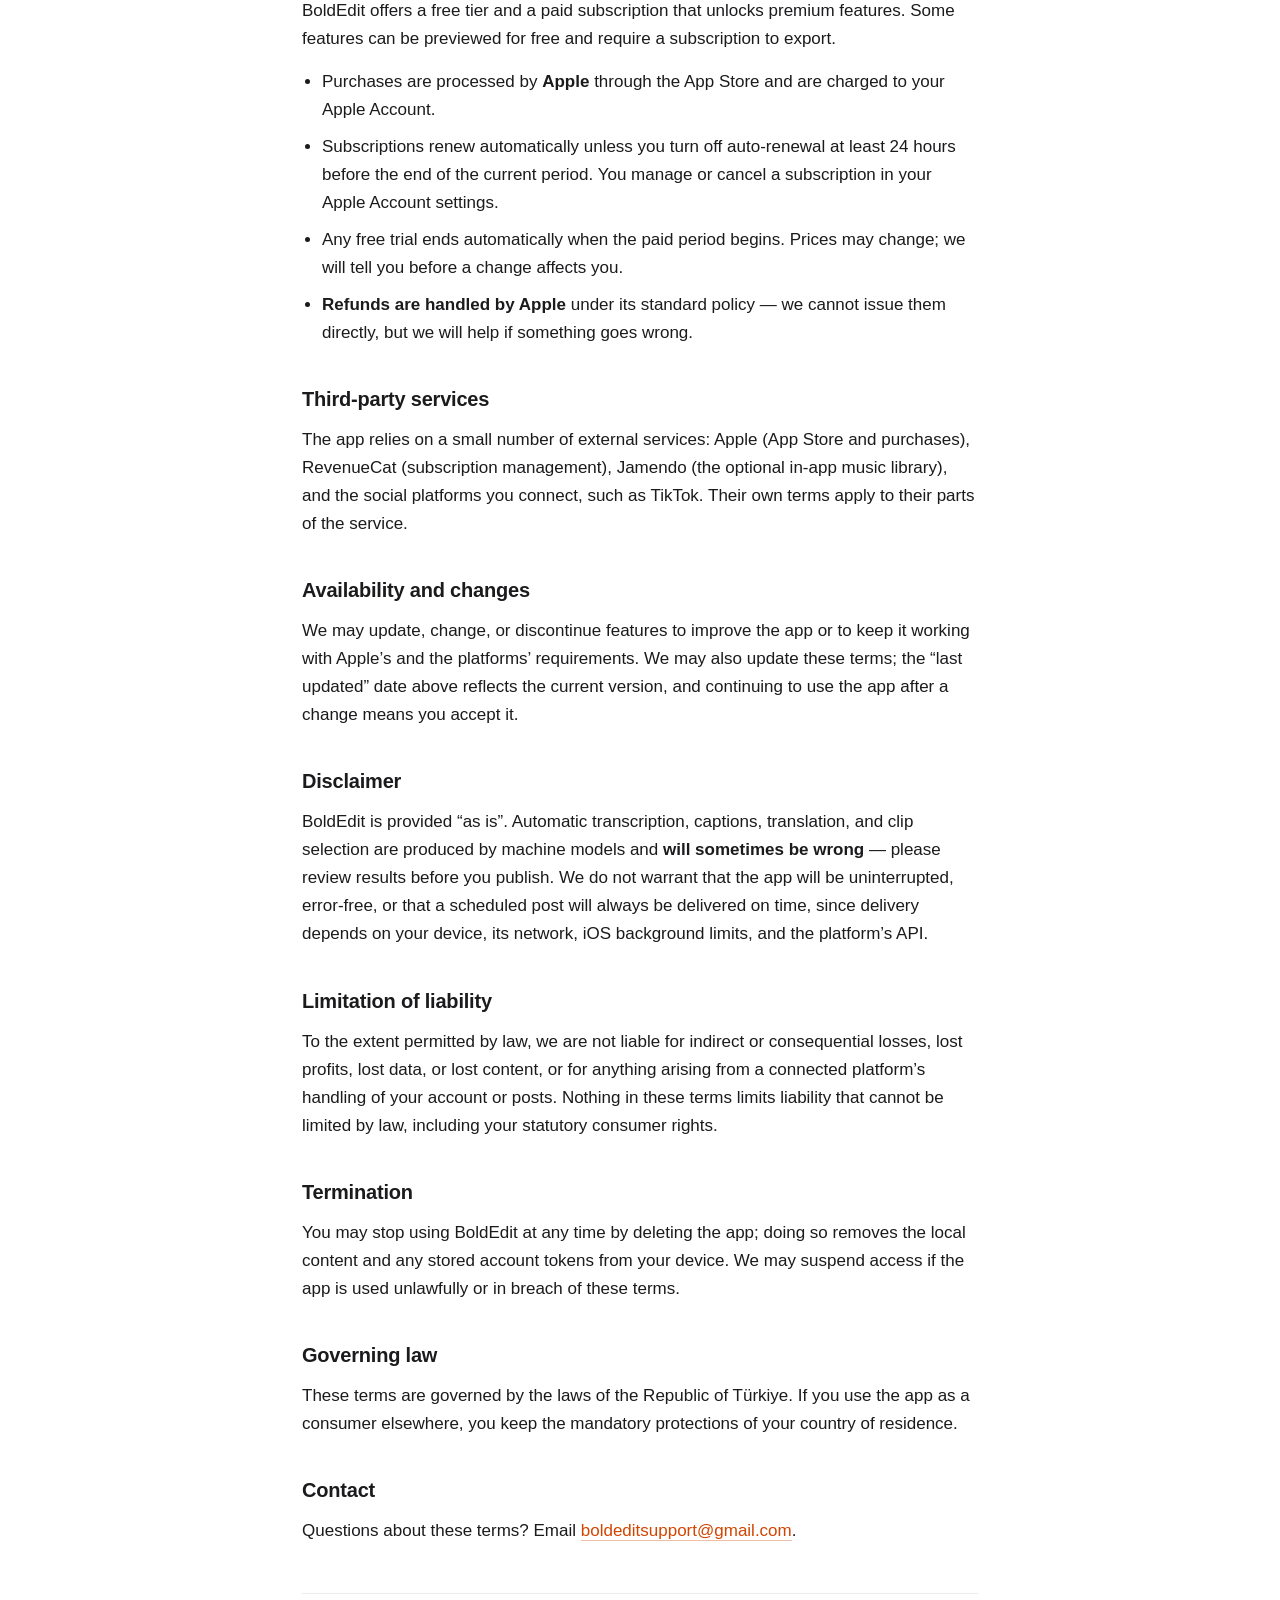
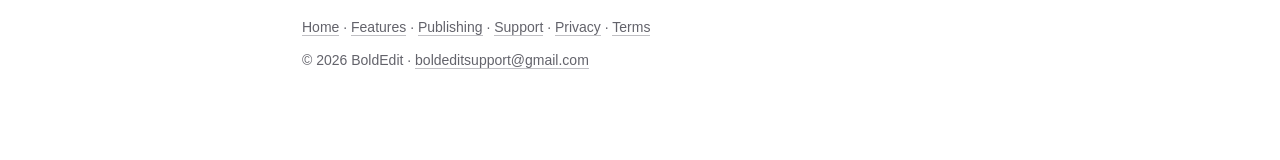
<file: terms/index.html>
<!DOCTYPE html>
<html lang="en">
<head>
<meta charset="utf-8">
<meta name="viewport" content="width=device-width, initial-scale=1">
<meta name="robots" content="index,follow">
<meta name="description" content="BoldEdit Terms of Service — the rules for using the BoldEdit iOS app, subscriptions, and connected social accounts.">
<title>BoldEdit — Terms of Service</title>
<link rel="icon" type="image/png" sizes="32x32" href="/icon-32.png">
<link rel="icon" type="image/png" sizes="192x192" href="/icon-192.png">
<link rel="shortcut icon" href="/icon-32.png">
<link rel="apple-touch-icon" href="/icon-180.png">
<style>
  :root{
    --bg:#ffffff; --text:#1b1b1d; --muted:#63636b;
    --accent:#c8410a; --accent-link:#d24500;
    --border:#ececef; --table-head:#faf6f2;
  }
  @media (prefers-color-scheme: dark){
    :root{
      --bg:#0d0d0f; --text:#ececed; --muted:#9a9aa2;
      --accent:#ff9142; --accent-link:#ff9a52;
      --border:#262629; --table-head:#1a1611;
    }
  }
  *{box-sizing:border-box}
  html{-webkit-text-size-adjust:100%}
  body{
    margin:0;
    background:var(--bg);
    color:var(--text);
    font-family:-apple-system,BlinkMacSystemFont,"Segoe UI",Roboto,Helvetica,Arial,sans-serif;
    font-size:17px;
    line-height:1.65;
    -webkit-font-smoothing:antialiased;
    text-rendering:optimizeLegibility;
  }
  .wrap{max-width:720px; margin:0 auto; padding:8px 22px 88px}
  header{padding:36px 0 22px; border-bottom:1px solid var(--border); margin-bottom:8px}
  .brand{
    display:inline-block;
    font-weight:800; letter-spacing:.04em; font-size:13px; text-transform:uppercase;
    color:var(--accent); margin-bottom:16px;
  }
  h1{font-size:30px; line-height:1.15; letter-spacing:-.02em; margin:0 0 10px}
  .updated{color:var(--muted); font-size:14px; margin:0}
  .lede{font-size:18px; margin:26px 0 6px}
  h2{font-size:20px; letter-spacing:-.01em; line-height:1.25; margin:40px 0 12px}
  p{margin:14px 0}
  ul{margin:14px 0; padding-left:20px}
  li{margin:9px 0}
  strong{font-weight:660}
  a{color:var(--accent-link); text-decoration:none; border-bottom:1px solid color-mix(in srgb, var(--accent-link) 35%, transparent)}
  a:hover{border-bottom-color:var(--accent-link)}
  footer{margin-top:48px; padding-top:22px; border-top:1px solid var(--border); color:var(--muted); font-size:14px}
  footer a{color:var(--muted); border-bottom-color:color-mix(in srgb, var(--muted) 40%, transparent)}
</style>
<style>
  .site-topbar{position:sticky;top:0;z-index:10;background:color-mix(in srgb,var(--bg) 88%,transparent);backdrop-filter:saturate(180%) blur(12px);-webkit-backdrop-filter:saturate(180%) blur(12px);border-bottom:1px solid var(--border)}
  .site-topbar a{border-bottom:0}
  .site-topbar .nav-inner{max-width:720px;margin:0 auto;padding:8px 22px;display:flex;align-items:center;gap:12px 18px;min-height:56px;flex-wrap:wrap}
  .site-topbar .logo{display:flex;align-items:center;gap:10px;font-weight:800;font-size:18px;letter-spacing:-.01em;color:var(--text)}
  .site-topbar .logo img{width:28px;height:28px;border-radius:7px;display:block}
  .site-topbar .links{margin-left:auto;display:flex;align-items:center;gap:18px}
  .site-topbar .links a{color:var(--muted);font-size:15px}
  .site-topbar .links a:hover{color:var(--text)}
</style>
</head>
<body>
<div class="site-topbar">
  <div class="nav-inner">
    <a class="logo" href="/"><img src="/app-icon-1024.png" alt="BoldEdit app icon" width="28" height="28">BoldEdit</a>
    <div class="links">
      <a href="/">Home</a>
      <a href="/features/">Features</a>
      <a href="/publishing/">Publishing</a>
      <a href="/support/">Support</a>
    </div>
  </div>
</div>
<main class="wrap">
  <header>
    <span class="brand">BoldEdit</span>
    <h1>Terms of Service</h1>
    <p class="updated">Last updated: July 23, 2026</p>
  </header>

  <p class="lede">These terms are the agreement between you and BoldEdit for using the BoldEdit iOS app. By downloading or using the app, you accept them. If you do not agree, please do not use the app.</p>

  <h2>Who we are</h2>
  <p>BoldEdit (“we”, “our”, or “the app”) is an iOS application published by Mir Bedirhan Kaygusuz. It turns long videos into short, captioned vertical clips and can schedule and publish them to social accounts you choose to connect. You can reach us at <a href="mailto:boldeditsupport@gmail.com">boldeditsupport@gmail.com</a>.</p>

  <h2>Using the app</h2>
  <p>We grant you a personal, non-exclusive, non-transferable licence to use BoldEdit on Apple devices you own or control, under the App Store Terms of Service. You may use the app for personal or commercial video projects.</p>
  <p>You may not: reverse-engineer, decompile, or attempt to extract the app’s source code or bundled models; resell, sublicense, or redistribute the app; or use it to break the law or infringe anyone’s rights.</p>

  <h2>Your content</h2>
  <p><strong>Your videos, audio, and edits remain yours.</strong> We claim no ownership of anything you import, record, or create in the app. Media and transcripts are processed on your device — see the <a href="/privacy/">Privacy Policy</a>.</p>
  <p>You are responsible for having the rights to the footage, music, and other material you use, and for the content you publish through the app.</p>

  <h2>Connecting a TikTok or other social account</h2>
  <p>Connecting a social account is <strong>optional</strong>. If you choose to connect one:</p>
  <ul>
    <li>You authorise the connection on the platform’s own screen. The resulting access token is stored on your device.</li>
    <li>BoldEdit publishes <strong>only</strong> the posts you have configured and confirmed. Before anything is scheduled, the app shows you the video, the caption, the privacy level, the interaction settings (comment, duet, stitch), and the commercial-content disclosure, and you choose them yourself.</li>
    <li>Posts you schedule are published at the time you set, to the account you connected. You can cancel a scheduled post before it goes out, and you can disconnect the account at any time.</li>
    <li>Your use of the connected platform is also governed by that platform’s own terms and policies, and your content must comply with them. We are not responsible for a platform’s decisions about your account or content.</li>
  </ul>

  <h2>Subscriptions and payments</h2>
  <p>BoldEdit offers a free tier and a paid subscription that unlocks premium features. Some features can be previewed for free and require a subscription to export.</p>
  <ul>
    <li>Purchases are processed by <strong>Apple</strong> through the App Store and are charged to your Apple Account.</li>
    <li>Subscriptions renew automatically unless you turn off auto-renewal at least 24 hours before the end of the current period. You manage or cancel a subscription in your Apple Account settings.</li>
    <li>Any free trial ends automatically when the paid period begins. Prices may change; we will tell you before a change affects you.</li>
    <li><strong>Refunds are handled by Apple</strong> under its standard policy — we cannot issue them directly, but we will help if something goes wrong.</li>
  </ul>

  <h2>Third-party services</h2>
  <p>The app relies on a small number of external services: Apple (App Store and purchases), RevenueCat (subscription management), Jamendo (the optional in-app music library), and the social platforms you connect, such as TikTok. Their own terms apply to their parts of the service.</p>

  <h2>Availability and changes</h2>
  <p>We may update, change, or discontinue features to improve the app or to keep it working with Apple’s and the platforms’ requirements. We may also update these terms; the “last updated” date above reflects the current version, and continuing to use the app after a change means you accept it.</p>

  <h2>Disclaimer</h2>
  <p>BoldEdit is provided “as is”. Automatic transcription, captions, translation, and clip selection are produced by machine models and <strong>will sometimes be wrong</strong> — please review results before you publish. We do not warrant that the app will be uninterrupted, error-free, or that a scheduled post will always be delivered on time, since delivery depends on your device, its network, iOS background limits, and the platform’s API.</p>

  <h2>Limitation of liability</h2>
  <p>To the extent permitted by law, we are not liable for indirect or consequential losses, lost profits, lost data, or lost content, or for anything arising from a connected platform’s handling of your account or posts. Nothing in these terms limits liability that cannot be limited by law, including your statutory consumer rights.</p>

  <h2>Termination</h2>
  <p>You may stop using BoldEdit at any time by deleting the app; doing so removes the local content and any stored account tokens from your device. We may suspend access if the app is used unlawfully or in breach of these terms.</p>

  <h2>Governing law</h2>
  <p>These terms are governed by the laws of the Republic of Türkiye. If you use the app as a consumer elsewhere, you keep the mandatory protections of your country of residence.</p>

  <h2>Contact</h2>
  <p>Questions about these terms? Email <a href="mailto:boldeditsupport@gmail.com">boldeditsupport@gmail.com</a>.</p>

  <footer>
    <div style="margin-bottom:10px">
      <a href="/">Home</a> · <a href="/features/">Features</a> · <a href="/publishing/">Publishing</a> · <a href="/support/">Support</a> · <a href="/privacy/">Privacy</a> · <a href="/terms/">Terms</a>
    </div>
    © 2026 BoldEdit · <a href="mailto:boldeditsupport@gmail.com">boldeditsupport@gmail.com</a>
  </footer>
</main>
</body>
</html>
</file>
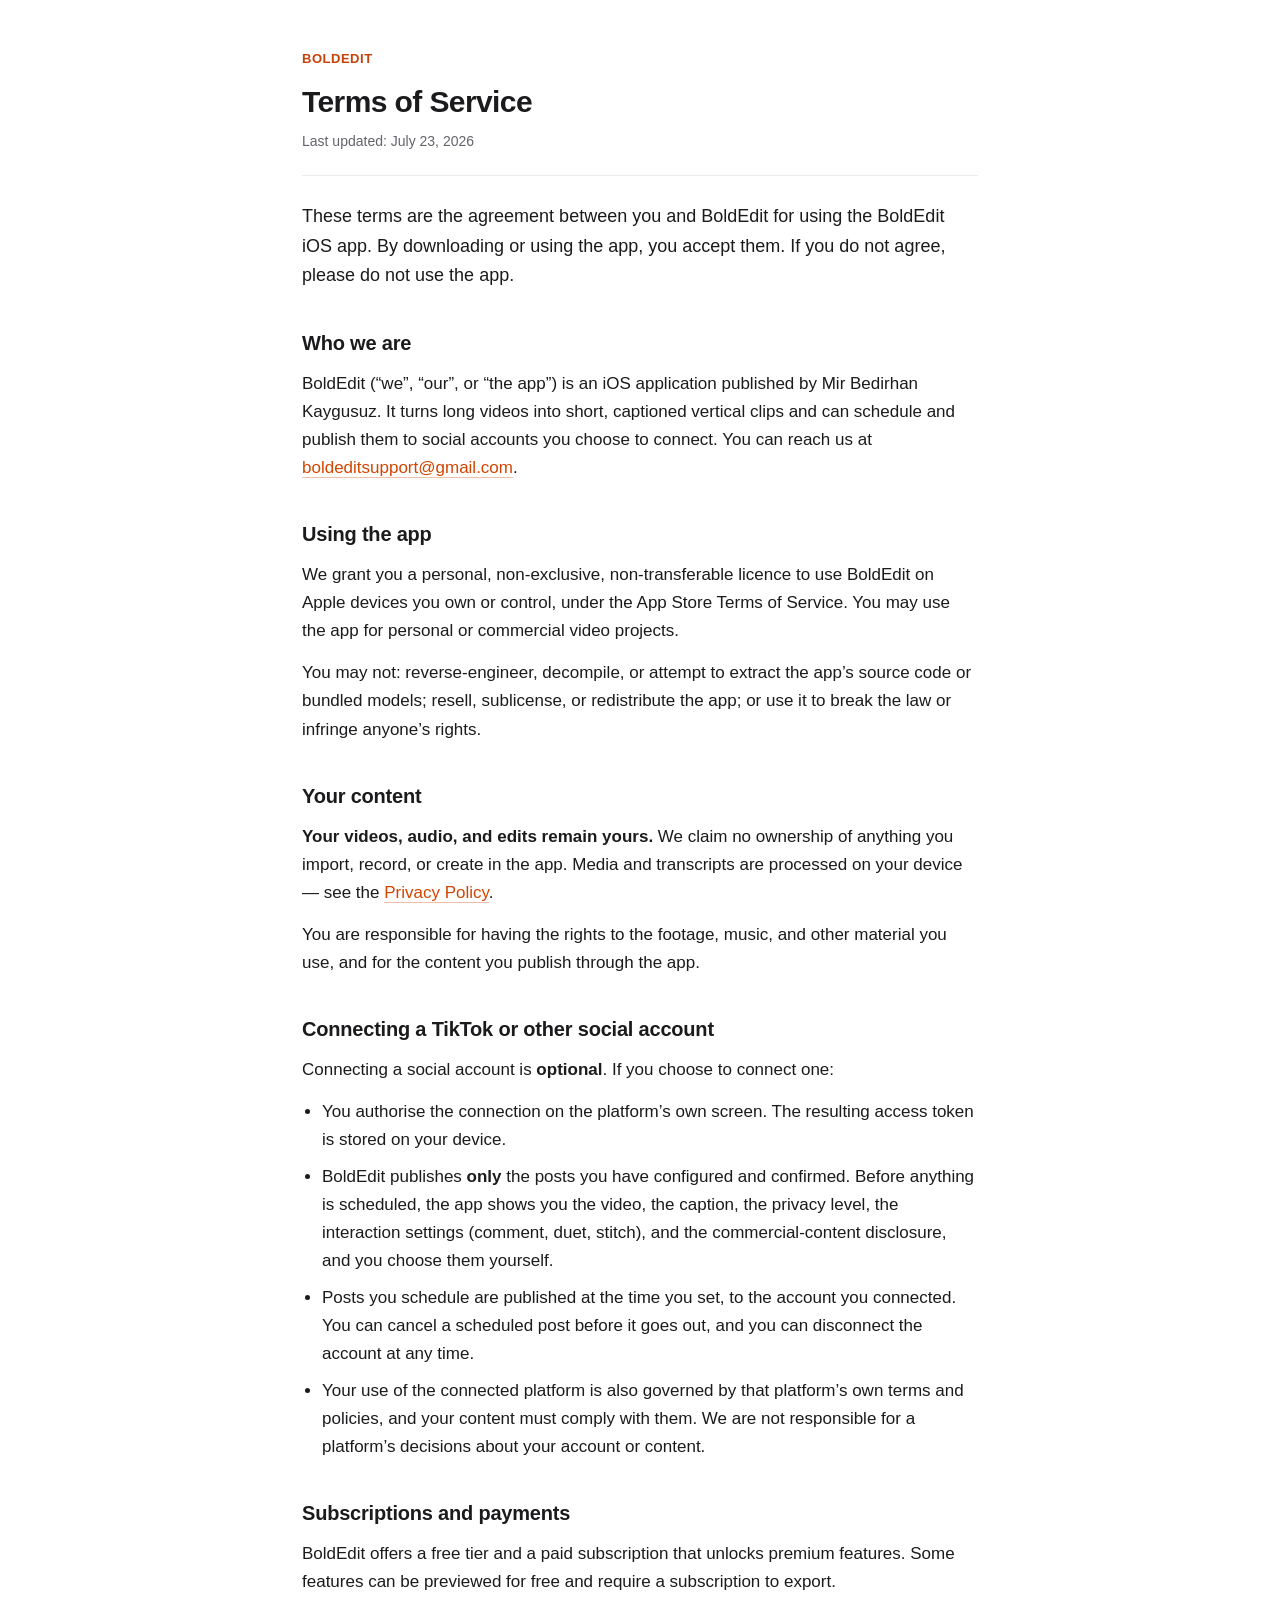
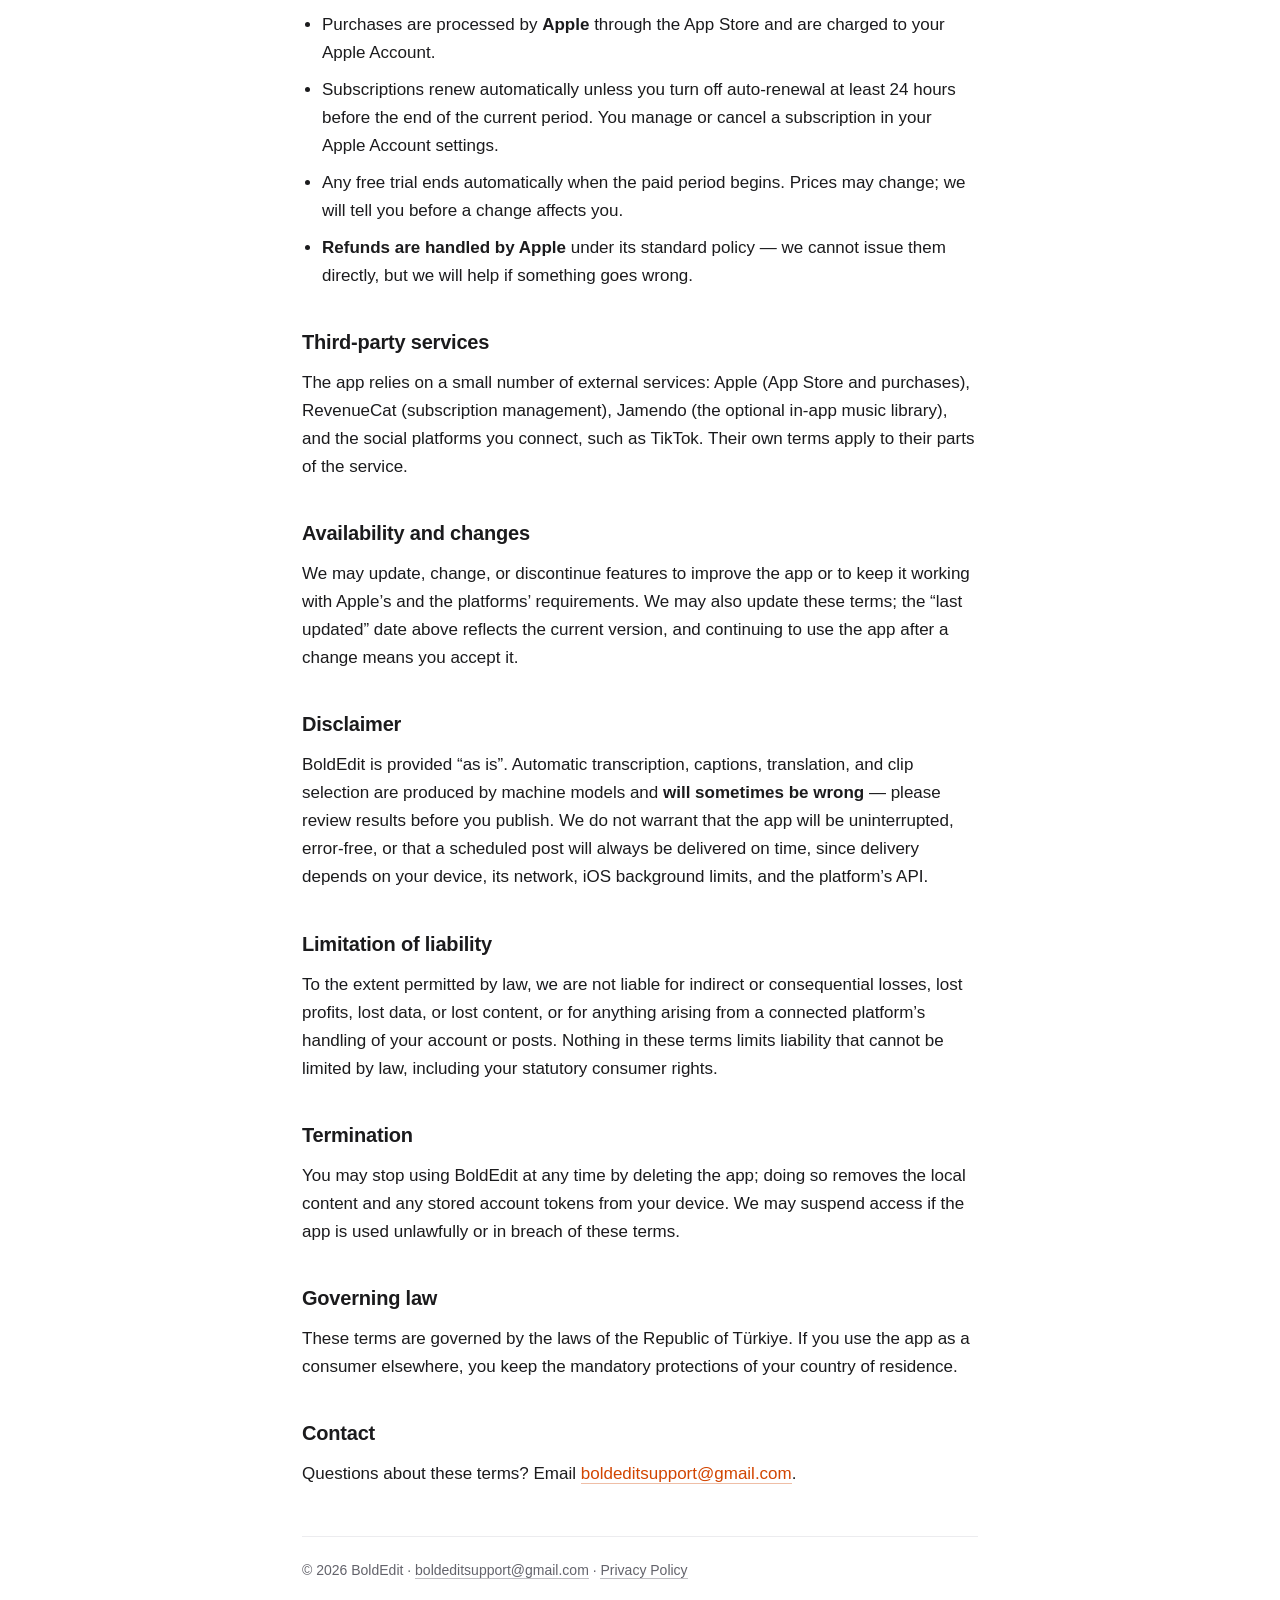
<file: terms.html>
<!DOCTYPE html>
<html lang="en">
<head>
<meta charset="utf-8">
<meta name="viewport" content="width=device-width, initial-scale=1">
<meta name="robots" content="index,follow">
<meta name="description" content="BoldEdit Terms of Service — the rules for using the BoldEdit iOS app, subscriptions, and connected social accounts.">
<title>BoldEdit — Terms of Service</title>
<style>
  :root{
    --bg:#ffffff; --text:#1b1b1d; --muted:#63636b;
    --accent:#c8410a; --accent-link:#d24500;
    --border:#ececef; --table-head:#faf6f2;
  }
  @media (prefers-color-scheme: dark){
    :root{
      --bg:#0d0d0f; --text:#ececed; --muted:#9a9aa2;
      --accent:#ff9142; --accent-link:#ff9a52;
      --border:#262629; --table-head:#1a1611;
    }
  }
  *{box-sizing:border-box}
  html{-webkit-text-size-adjust:100%}
  body{
    margin:0;
    background:var(--bg);
    color:var(--text);
    font-family:-apple-system,BlinkMacSystemFont,"Segoe UI",Roboto,Helvetica,Arial,sans-serif;
    font-size:17px;
    line-height:1.65;
    -webkit-font-smoothing:antialiased;
    text-rendering:optimizeLegibility;
  }
  .wrap{max-width:720px; margin:0 auto; padding:8px 22px 88px}
  header{padding:36px 0 22px; border-bottom:1px solid var(--border); margin-bottom:8px}
  .brand{
    display:inline-block;
    font-weight:800; letter-spacing:.04em; font-size:13px; text-transform:uppercase;
    color:var(--accent); margin-bottom:16px;
  }
  h1{font-size:30px; line-height:1.15; letter-spacing:-.02em; margin:0 0 10px}
  .updated{color:var(--muted); font-size:14px; margin:0}
  .lede{font-size:18px; margin:26px 0 6px}
  h2{font-size:20px; letter-spacing:-.01em; line-height:1.25; margin:40px 0 12px}
  p{margin:14px 0}
  ul{margin:14px 0; padding-left:20px}
  li{margin:9px 0}
  strong{font-weight:660}
  a{color:var(--accent-link); text-decoration:none; border-bottom:1px solid color-mix(in srgb, var(--accent-link) 35%, transparent)}
  a:hover{border-bottom-color:var(--accent-link)}
  footer{margin-top:48px; padding-top:22px; border-top:1px solid var(--border); color:var(--muted); font-size:14px}
  footer a{color:var(--muted); border-bottom-color:color-mix(in srgb, var(--muted) 40%, transparent)}
</style>
</head>
<body>
<main class="wrap">
  <header>
    <span class="brand">BoldEdit</span>
    <h1>Terms of Service</h1>
    <p class="updated">Last updated: July 23, 2026</p>
  </header>

  <p class="lede">These terms are the agreement between you and BoldEdit for using the BoldEdit iOS app. By downloading or using the app, you accept them. If you do not agree, please do not use the app.</p>

  <h2>Who we are</h2>
  <p>BoldEdit (“we”, “our”, or “the app”) is an iOS application published by Mir Bedirhan Kaygusuz. It turns long videos into short, captioned vertical clips and can schedule and publish them to social accounts you choose to connect. You can reach us at <a href="mailto:boldeditsupport@gmail.com">boldeditsupport@gmail.com</a>.</p>

  <h2>Using the app</h2>
  <p>We grant you a personal, non-exclusive, non-transferable licence to use BoldEdit on Apple devices you own or control, under the App Store Terms of Service. You may use the app for personal or commercial video projects.</p>
  <p>You may not: reverse-engineer, decompile, or attempt to extract the app’s source code or bundled models; resell, sublicense, or redistribute the app; or use it to break the law or infringe anyone’s rights.</p>

  <h2>Your content</h2>
  <p><strong>Your videos, audio, and edits remain yours.</strong> We claim no ownership of anything you import, record, or create in the app. Media and transcripts are processed on your device — see the <a href="/privacy/">Privacy Policy</a>.</p>
  <p>You are responsible for having the rights to the footage, music, and other material you use, and for the content you publish through the app.</p>

  <h2>Connecting a TikTok or other social account</h2>
  <p>Connecting a social account is <strong>optional</strong>. If you choose to connect one:</p>
  <ul>
    <li>You authorise the connection on the platform’s own screen. The resulting access token is stored on your device.</li>
    <li>BoldEdit publishes <strong>only</strong> the posts you have configured and confirmed. Before anything is scheduled, the app shows you the video, the caption, the privacy level, the interaction settings (comment, duet, stitch), and the commercial-content disclosure, and you choose them yourself.</li>
    <li>Posts you schedule are published at the time you set, to the account you connected. You can cancel a scheduled post before it goes out, and you can disconnect the account at any time.</li>
    <li>Your use of the connected platform is also governed by that platform’s own terms and policies, and your content must comply with them. We are not responsible for a platform’s decisions about your account or content.</li>
  </ul>

  <h2>Subscriptions and payments</h2>
  <p>BoldEdit offers a free tier and a paid subscription that unlocks premium features. Some features can be previewed for free and require a subscription to export.</p>
  <ul>
    <li>Purchases are processed by <strong>Apple</strong> through the App Store and are charged to your Apple Account.</li>
    <li>Subscriptions renew automatically unless you turn off auto-renewal at least 24 hours before the end of the current period. You manage or cancel a subscription in your Apple Account settings.</li>
    <li>Any free trial ends automatically when the paid period begins. Prices may change; we will tell you before a change affects you.</li>
    <li><strong>Refunds are handled by Apple</strong> under its standard policy — we cannot issue them directly, but we will help if something goes wrong.</li>
  </ul>

  <h2>Third-party services</h2>
  <p>The app relies on a small number of external services: Apple (App Store and purchases), RevenueCat (subscription management), Jamendo (the optional in-app music library), and the social platforms you connect, such as TikTok. Their own terms apply to their parts of the service.</p>

  <h2>Availability and changes</h2>
  <p>We may update, change, or discontinue features to improve the app or to keep it working with Apple’s and the platforms’ requirements. We may also update these terms; the “last updated” date above reflects the current version, and continuing to use the app after a change means you accept it.</p>

  <h2>Disclaimer</h2>
  <p>BoldEdit is provided “as is”. Automatic transcription, captions, translation, and clip selection are produced by machine models and <strong>will sometimes be wrong</strong> — please review results before you publish. We do not warrant that the app will be uninterrupted, error-free, or that a scheduled post will always be delivered on time, since delivery depends on your device, its network, iOS background limits, and the platform’s API.</p>

  <h2>Limitation of liability</h2>
  <p>To the extent permitted by law, we are not liable for indirect or consequential losses, lost profits, lost data, or lost content, or for anything arising from a connected platform’s handling of your account or posts. Nothing in these terms limits liability that cannot be limited by law, including your statutory consumer rights.</p>

  <h2>Termination</h2>
  <p>You may stop using BoldEdit at any time by deleting the app; doing so removes the local content and any stored account tokens from your device. We may suspend access if the app is used unlawfully or in breach of these terms.</p>

  <h2>Governing law</h2>
  <p>These terms are governed by the laws of the Republic of Türkiye. If you use the app as a consumer elsewhere, you keep the mandatory protections of your country of residence.</p>

  <h2>Contact</h2>
  <p>Questions about these terms? Email <a href="mailto:boldeditsupport@gmail.com">boldeditsupport@gmail.com</a>.</p>

  <footer>
    © 2026 BoldEdit · <a href="mailto:boldeditsupport@gmail.com">boldeditsupport@gmail.com</a> · <a href="/privacy/">Privacy Policy</a>
  </footer>
</main>
</body>
</html>
</file>
<file: site.css>
/* BoldEdit site — shared styles (boldedit.xyz) */

:root {
  --bg: #ffffff;
  --text: #1b1b1d;
  --muted: #63636b;
  --accent: #c8410a;
  --accent-link: #d24500;
  --border: #ececef;
  --card: #faf6f2;
  --shadow: 0 1px 2px rgba(0, 0, 0, .04), 0 8px 24px rgba(0, 0, 0, .05);
}

@media (prefers-color-scheme: dark) {
  :root {
    --bg: #0d0d0f;
    --text: #ececed;
    --muted: #9a9aa2;
    --accent: #ff9142;
    --accent-link: #ff9a52;
    --border: #262629;
    --card: #17140f;
    --shadow: 0 1px 2px rgba(0, 0, 0, .3), 0 10px 30px rgba(0, 0, 0, .4);
  }
}

* { box-sizing: border-box }

html { -webkit-text-size-adjust: 100%; scroll-behavior: smooth }

body {
  margin: 0;
  background: var(--bg);
  color: var(--text);
  font-family: -apple-system, BlinkMacSystemFont, "Segoe UI", Roboto, Helvetica, Arial, sans-serif;
  font-size: 17px;
  line-height: 1.65;
  -webkit-font-smoothing: antialiased;
  text-rendering: optimizeLegibility;
}

a {
  color: var(--accent-link);
  text-decoration: none;
  border-bottom: 1px solid color-mix(in srgb, var(--accent-link) 35%, transparent);
}

a:hover { border-bottom-color: var(--accent-link) }

img { max-width: 100% }

.wrap { max-width: 860px; margin: 0 auto; padding: 0 22px }

/* ── Top bar ─────────────────────────────── */
.topbar {
  position: sticky;
  top: 0;
  z-index: 10;
  background: color-mix(in srgb, var(--bg) 86%, transparent);
  backdrop-filter: saturate(180%) blur(12px);
  -webkit-backdrop-filter: saturate(180%) blur(12px);
  border-bottom: 1px solid var(--border);
}

.topbar .wrap {
  display: flex;
  align-items: center;
  gap: 12px 18px;
  min-height: 60px;
  flex-wrap: wrap;
  padding-top: 8px;
  padding-bottom: 8px;
}

.topbar .logo {
  display: flex;
  align-items: center;
  gap: 10px;
  font-weight: 800;
  letter-spacing: -.01em;
  font-size: 18px;
  color: var(--text);
  border: none;
}

.topbar .logo img { width: 30px; height: 30px; border-radius: 7px; display: block }

.topbar nav {
  margin-left: auto;
  display: flex;
  align-items: center;
  gap: 20px;
}

.topbar nav a { color: var(--muted); font-size: 15px; border: none }
.topbar nav a:hover { color: var(--text) }
.topbar nav a.navlink.active { color: var(--text); font-weight: 640 }

.btn {
  display: inline-block;
  padding: 11px 20px;
  border-radius: 10px;
  border: none !important;
  background: var(--accent);
  color: #fff;
  font-weight: 600;
  font-size: 15px;
  white-space: nowrap;
}

.btn:hover { filter: brightness(1.05) }

.btn.secondary {
  background: transparent;
  color: var(--accent-link);
  border: 1px solid var(--border) !important;
}

@media (max-width:560px) {
  .topbar nav { gap: 14px }
  .topbar nav .btn { display: none }
}

/* ── Hero (home) ──────────────────────────── */
.hero { text-align: center; padding: 62px 0 40px }

.hero .app-icon {
  width: 96px; height: 96px; border-radius: 22px;
  box-shadow: var(--shadow); margin: 0 auto 22px; display: block;
}

.hero h1 { font-size: 44px; line-height: 1.05; letter-spacing: -.03em; margin: 0 0 10px }
.hero .tagline { font-size: 22px; font-weight: 600; letter-spacing: -.01em; margin: 0 0 16px }
.hero .lede { font-size: 18px; color: var(--muted); max-width: 620px; margin: 0 auto 26px }
.hero .cta-row { display: flex; gap: 12px; justify-content: center; flex-wrap: wrap }

@media (max-width:640px) {
  .hero h1 { font-size: 34px }
  .hero .tagline { font-size: 19px }
}

/* ── Interior page head ───────────────────── */
.page-head { padding: 54px 0 8px }
.page-head h1 { font-size: 36px; letter-spacing: -.03em; margin: 0 0 10px }
.page-head .lede { font-size: 19px; color: var(--muted); max-width: 640px; margin: 0 }

/* ── Sections ─────────────────────────────── */
section { padding: 40px 0; border-top: 1px solid var(--border) }
section:first-of-type { border-top: none }
h2 { font-size: 26px; letter-spacing: -.02em; margin: 0 0 6px }
.section-lede { color: var(--muted); margin: 0 0 24px; max-width: 640px }
p { margin: 14px 0 }
strong { font-weight: 660 }

/* feature grid */
.grid { display: grid; grid-template-columns: 1fr 1fr; gap: 18px }
@media (max-width:640px) { .grid { grid-template-columns: 1fr } }
.feature h3 { margin: 0 0 4px; font-size: 17px }
.feature p { margin: 0; color: var(--muted); font-size: 16px }

/* steps */
ol.steps {
  counter-reset: step; list-style: none; padding: 0; margin: 0;
  display: grid; grid-template-columns: 1fr 1fr; gap: 18px;
}
@media (max-width:640px) { ol.steps { grid-template-columns: 1fr } }
ol.steps li { position: relative; padding-left: 46px }
ol.steps li::before {
  counter-increment: step; content: counter(step);
  position: absolute; left: 0; top: 0; width: 30px; height: 30px;
  border-radius: 50%; background: var(--accent); color: #fff;
  font-weight: 700; font-size: 15px;
  display: flex; align-items: center; justify-content: center;
}
ol.steps h3 { margin: 3px 0 4px; font-size: 17px }
ol.steps p { margin: 0; color: var(--muted); font-size: 16px }

/* screenshots */
.shots {
  display: flex; gap: 16px; overflow-x: auto; padding: 4px 0 12px;
  scroll-snap-type: x mandatory; -webkit-overflow-scrolling: touch;
}
.shots img {
  width: 232px; flex: 0 0 auto; border-radius: 20px;
  border: 1px solid var(--border); box-shadow: var(--shadow); scroll-snap-align: start;
}

/* cards */
.card {
  background: var(--card); border: 1px solid var(--border);
  border-radius: 14px; padding: 20px 22px; margin: 16px 0;
}
.card h3 { margin: 0 0 8px; font-size: 17px }
.card p { margin: 8px 0 0; font-size: 16px }

/* link cards (home) */
.linkcards { display: grid; grid-template-columns: 1fr 1fr 1fr; gap: 16px }
@media (max-width:640px) { .linkcards { grid-template-columns: 1fr } }
.linkcard {
  display: block; background: var(--card); border: 1px solid var(--border);
  border-radius: 14px; padding: 18px 20px; color: var(--text);
}
.linkcard:hover { border-color: color-mix(in srgb, var(--accent) 50%, var(--border)) }
.linkcard h3 { margin: 0 0 4px; font-size: 17px }
.linkcard p { margin: 0; color: var(--muted); font-size: 15px }
.linkcard .go { color: var(--accent-link); font-size: 14px; font-weight: 600; margin-top: 8px; display: inline-block }

/* faq */
details { border-top: 1px solid var(--border); padding: 14px 0 }
details:last-of-type { border-bottom: 1px solid var(--border) }
details summary {
  cursor: pointer; font-weight: 620; font-size: 17px; list-style: none;
  display: flex; justify-content: space-between; align-items: center; gap: 12px;
}
details summary::-webkit-details-marker { display: none }
details summary::after { content: "+"; color: var(--muted); font-weight: 400; font-size: 22px }
details[open] summary::after { content: "–" }
details p { color: var(--muted); margin: 10px 0 2px; font-size: 16px }

/* footer */
footer { border-top: 1px solid var(--border); color: var(--muted); font-size: 14px; padding: 30px 0 60px }
footer .row { display: flex; flex-wrap: wrap; gap: 8px 18px; margin-bottom: 12px }
footer a { color: var(--muted); border-bottom-color: color-mix(in srgb, var(--muted) 40%, transparent) }

.cta-band { text-align: center; padding: 48px 0 8px }
</file>
